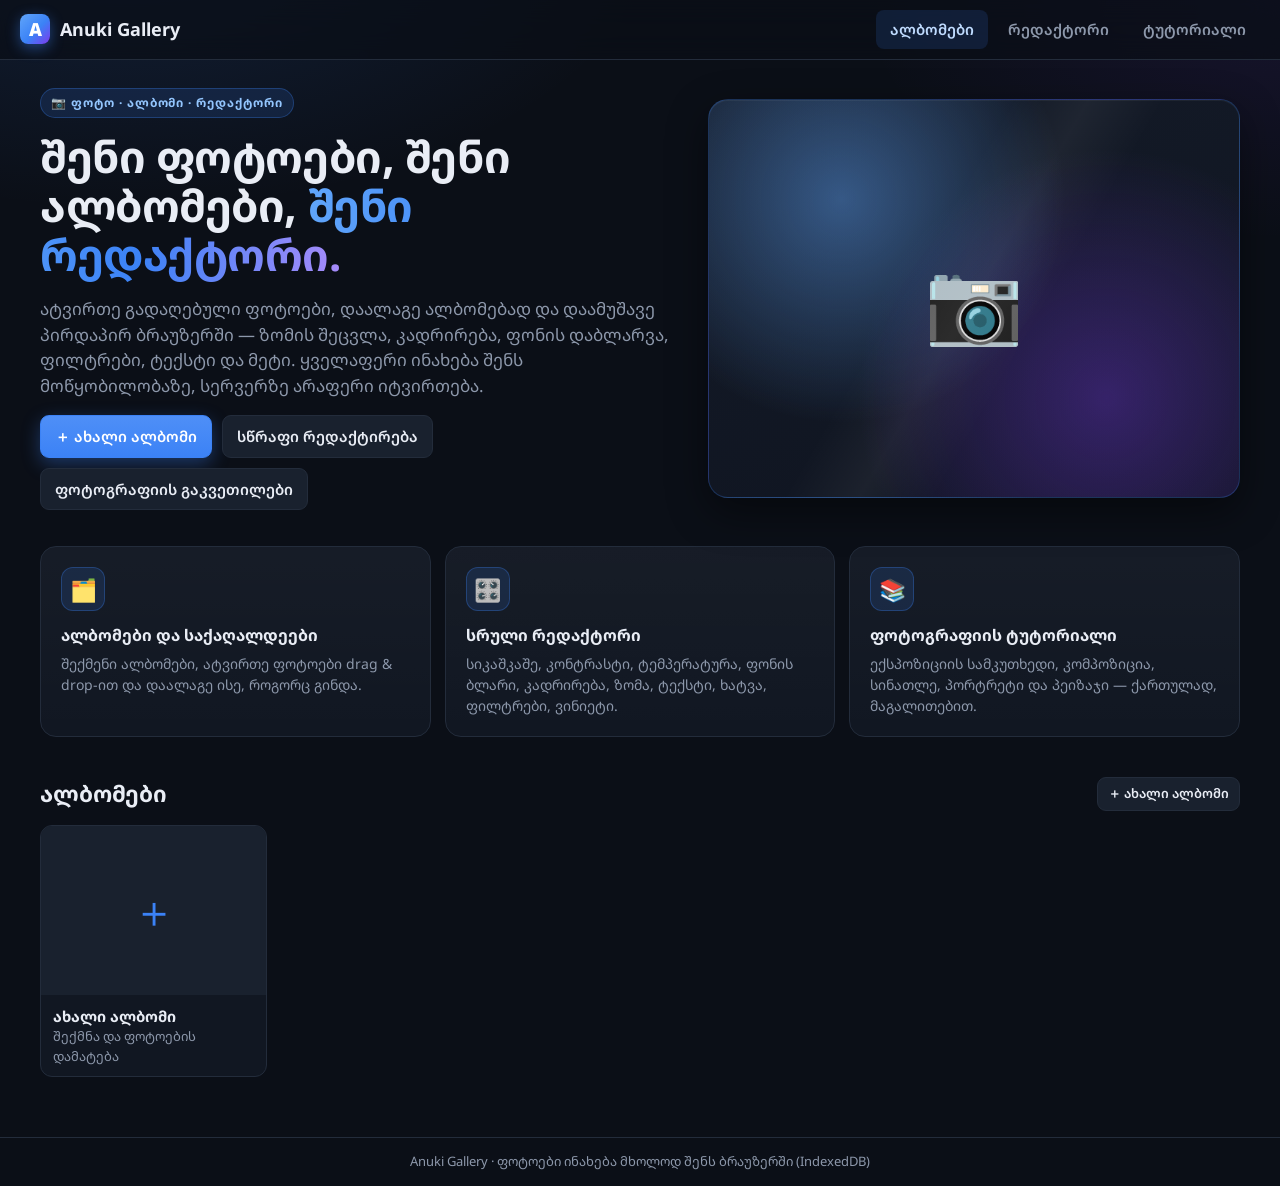
<file: index.html>
<!DOCTYPE html>
<html lang="ka">
<head>
  <meta charset="UTF-8">
  <meta name="viewport" content="width=device-width, initial-scale=1.0">
  <title>Anuki Gallery — ალბომები</title>
  <link rel="preconnect" href="https://fonts.googleapis.com">
  <link href="https://fonts.googleapis.com/css2?family=Noto+Sans+Georgian:wght@400;600;700;900&display=swap" rel="stylesheet">
  <link rel="stylesheet" href="css/style.css">
  <link rel="icon" href="data:image/svg+xml,%3Csvg xmlns='http://www.w3.org/2000/svg' viewBox='0 0 32 32'%3E%3Crect width='32' height='32' rx='8' fill='%233b82f6'/%3E%3Ctext x='16' y='23' font-size='18' text-anchor='middle' font-weight='900' fill='%23ffffff'%3EA%3C/text%3E%3C/svg%3E">
</head>
<body>
  <header class="topbar">
    <a class="brand" href="index.html"><span class="logo">A</span> Anuki Gallery</a>
    <nav class="nav">
      <a href="index.html" class="active">ალბომები</a>
      <a href="editor.html">რედაქტორი</a>
      <a href="tutorial.html">ტუტორიალი</a>
    </nav>
  </header>

  <main class="page" id="app">
    <!-- Home view -->
    <div id="view-home">
      <section class="hero">
        <div>
          <span class="eyebrow">📷 ფოტო · ალბომი · რედაქტორი</span>
          <h1>შენი ფოტოები, შენი ალბომები, <span class="grad">შენი რედაქტორი.</span></h1>
          <p>ატვირთე გადაღებული ფოტოები, დაალაგე ალბომებად და დაამუშავე პირდაპირ ბრაუზერში — ზომის შეცვლა, კადრირება, ფონის დაბლარვა, ფილტრები, ტექსტი და მეტი. ყველაფერი ინახება შენს მოწყობილობაზე, სერვერზე არაფერი იტვირთება.</p>
          <div class="row">
            <button class="btn primary" id="btn-new-album">＋ ახალი ალბომი</button>
            <a class="btn" href="editor.html">სწრაფი რედაქტირება</a>
            <a class="btn" href="tutorial.html">ფოტოგრაფიის გაკვეთილები</a>
          </div>
        </div>
        <div class="art">📷</div>
      </section>

      <section class="features">
        <div class="feature"><div class="ic">🗂️</div><h3>ალბომები და საქაღალდეები</h3><p>შექმენი ალბომები, ატვირთე ფოტოები drag &amp; drop-ით და დაალაგე ისე, როგორც გინდა.</p></div>
        <div class="feature"><div class="ic">🎛️</div><h3>სრული რედაქტორი</h3><p>სიკაშკაშე, კონტრასტი, ტემპერატურა, ფონის ბლარი, კადრირება, ზომა, ტექსტი, ხატვა, ფილტრები, ვინიეტი.</p></div>
        <div class="feature"><div class="ic">📚</div><h3>ფოტოგრაფიის ტუტორიალი</h3><p>ექსპოზიციის სამკუთხედი, კომპოზიცია, სინათლე, პორტრეტი და პეიზაჯი — ქართულად, მაგალითებით.</p></div>
      </section>

      <div class="row" style="margin-bottom:14px">
        <h2 style="margin:0">ალბომები</h2>
        <span class="spacer"></span>
        <button class="btn sm" id="btn-new-album-2">＋ ახალი ალბომი</button>
      </div>
      <div id="albums" class="grid"></div>
    </div>

    <!-- Album view -->
    <div id="view-album" style="display:none">
      <div class="row" style="margin-bottom:6px">
        <a class="btn sm" href="#">← ალბომები</a>
        <h1 id="album-title" style="margin:0 8px;font-size:24px"></h1>
        <button class="btn sm icon" id="btn-rename" title="გადარქმევა" aria-label="გადარქმევა">✏️</button>
        <span class="spacer"></span>
        <button class="btn primary" id="btn-upload">⬆ ფოტოების დამატება</button>
        <input type="file" id="file-input" accept="image/*" multiple hidden>
      </div>
      <p class="sub" id="album-sub" style="margin-bottom:10px"></p>
      <div class="toolbar" id="toolbar">
        <input type="text" class="search" id="search" placeholder="🔍 ძიება სახელით">
        <div class="seg"><button id="f-all" class="active">ყველა</button><button id="f-fav">⭐ ფავორიტები</button></div>
        <select id="sort" style="width:auto"><option value="new">ახალი ჯერ</option><option value="old">ძველი ჯერ</option><option value="name">სახელით</option></select>
        <span class="spacer"></span>
        <button class="btn" id="btn-select">☑ არჩევა</button>
      </div>
      <div id="photos" class="photo-grid dropzone"></div>
      <div style="margin-top:36px"><button class="btn danger sm" id="btn-del-album">ალბომის წაშლა</button></div>
    </div>
  </main>

  <footer>Anuki Gallery · ფოტოები ინახება მხოლოდ შენს ბრაუზერში (IndexedDB)</footer>

  <div class="selbar" id="selbar">
    <button class="btn sm icon" id="sel-close" aria-label="დახურვა">✕</button>
    <span class="cnt" id="sel-count">0</span>
    <button class="btn sm" id="sel-all">ყველა</button>
    <button class="btn sm" id="sel-fav">⭐</button>
    <button class="btn sm" id="sel-move">📁 გადატანა</button>
    <button class="btn sm" id="sel-dl">⬇</button>
    <button class="btn sm danger" id="sel-del">🗑</button>
  </div>

  <div class="viewer" id="viewer">
    <img id="v-img" alt="">
    <div class="vbar vtop">
      <button class="hbtn" id="v-close" aria-label="დახურვა">✕</button>
      <div class="vname" id="v-name"></div>
      <button class="hbtn" id="v-fav" aria-label="ფავორიტი">☆</button>
    </div>
    <button class="vnav vprev" id="v-prev" aria-label="წინა">‹</button>
    <button class="vnav vnext" id="v-next" aria-label="შემდეგი">›</button>
    <div class="vbar vbottom">
      <button class="hbtn primary" id="v-edit">✏️ რედაქტირება</button>
      <button class="hbtn" id="v-dl" aria-label="ჩამოტვირთვა">⬇</button>
      <button class="hbtn" id="v-del" aria-label="წაშლა">🗑</button>
    </div>
  </div>

  <script type="module" src="js/albums.js"></script>
</body>
</html>
</file>
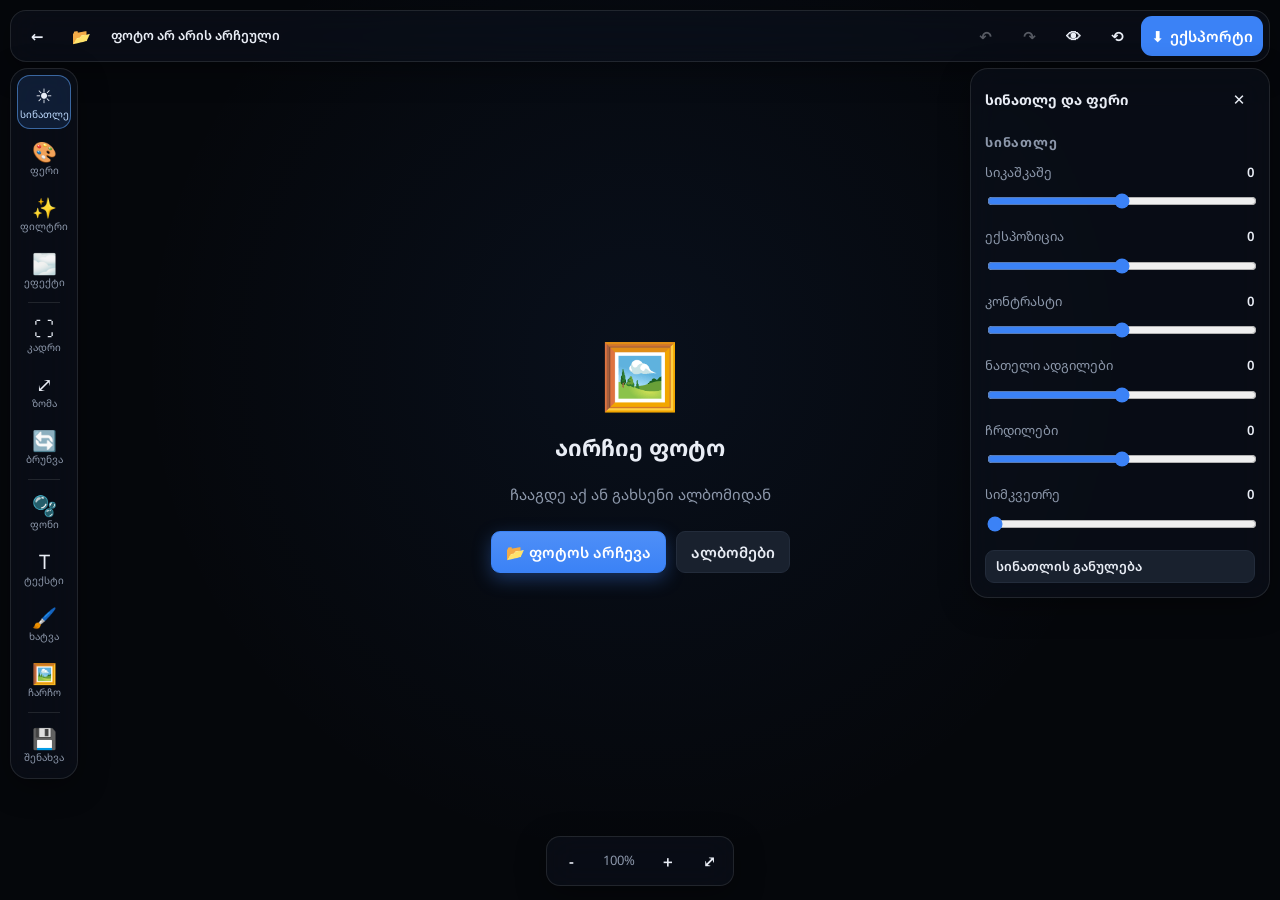
<file: editor.html>
<!DOCTYPE html>
<html lang="ka">
<head>
  <meta charset="UTF-8">
  <meta name="viewport" content="width=device-width, initial-scale=1.0">
  <title>Anuki Gallery — რედაქტორი</title>
  <link rel="preconnect" href="https://fonts.googleapis.com">
  <link href="https://fonts.googleapis.com/css2?family=Noto+Sans+Georgian:wght@400;600;700;900&family=Noto+Serif+Georgian:wght@400;700&display=swap" rel="stylesheet">
  <link rel="stylesheet" href="css/style.css">
  <link rel="icon" href="data:image/svg+xml,%3Csvg xmlns='http://www.w3.org/2000/svg' viewBox='0 0 32 32'%3E%3Crect width='32' height='32' rx='8' fill='%233b82f6'/%3E%3Ctext x='16' y='23' font-size='18' text-anchor='middle' font-weight='900' fill='%23ffffff'%3EA%3C/text%3E%3C/svg%3E">
</head>
<body class="editor-body">
  <main class="stage" id="stage">
    <div id="view">
      <canvas id="preview" style="display:none"></canvas>
      <canvas id="overlay"></canvas>
    </div>
    <div class="drop-empty" id="drop-empty">
      <div style="font-size:64px">🖼️</div>
      <h2 style="margin:8px 0 4px;color:var(--text)">აირჩიე ფოტო</h2>
      <p>ჩააგდე აქ ან გახსენი ალბომიდან</p>
      <div class="row" style="justify-content:center;margin-top:10px">
        <button class="btn primary" id="btn-open-2">📂 ფოტოს არჩევა</button>
        <a class="btn" href="index.html">ალბომები</a>
      </div>
    </div>
  </main>

  <div class="hud hud-top" id="hud-top">
    <a class="hbtn" href="index.html" title="ალბომები" aria-label="ალბომები">←</a>
    <button class="hbtn" id="btn-open" title="ფოტოს გახსნა" aria-label="გახსნა">📂</button>
    <input type="file" id="file-input" accept="image/*" hidden>
    <div class="hname"><span class="fname" id="fname">ფოტო არ არის არჩეული</span><span class="info" id="info"></span></div>
    <span class="spacer"></span>
    <button class="hbtn" id="btn-undo" title="უკან (Ctrl+Z)" aria-label="უკან">↶</button>
    <button class="hbtn" id="btn-redo" title="წინ" aria-label="წინ">↷</button>
    <button class="hbtn" id="btn-compare" title="დააჭირე და გეჭიროს — ორიგინალის სანახავად" aria-label="ორიგინალი">👁</button>
    <button class="hbtn" id="btn-reset" title="ყველაფრის გაუქმება" aria-label="გაუქმება">⟲</button>
    <button class="hbtn primary" id="btn-export-top">⬇<span class="hide-sm">ექსპორტი</span></button>
  </div>

  <div class="hint" id="hint" style="display:none"></div>

  <aside class="tools" id="tools">
      <button class="tool active" data-tool="adjust" title="სინათლე და ფერი">☀️<span class="lbl">სინათლე</span></button>
      <button class="tool" data-tool="color" title="ფერი">🎨<span class="lbl">ფერი</span></button>
      <button class="tool" data-tool="filters" title="ფილტრები">✨<span class="lbl">ფილტრი</span></button>
      <button class="tool" data-tool="effects" title="ეფექტები">🌫️<span class="lbl">ეფექტი</span></button>
      <hr>
      <button class="tool" data-tool="crop" title="კადრირება">⛶<span class="lbl">კადრი</span></button>
      <button class="tool" data-tool="resize" title="ზომის შეცვლა">⤢<span class="lbl">ზომა</span></button>
      <button class="tool" data-tool="transform" title="მობრუნება">🔄<span class="lbl">ბრუნვა</span></button>
      <hr>
      <button class="tool" data-tool="bgblur" title="ფონის დაბლარვა">🫧<span class="lbl">ფონი</span></button>
      <button class="tool" data-tool="text" title="ტექსტი">T<span class="lbl">ტექსტი</span></button>
      <button class="tool" data-tool="draw" title="ხატვა">🖌️<span class="lbl">ხატვა</span></button>
      <button class="tool" data-tool="frame" title="ჩარჩო">🖼️<span class="lbl">ჩარჩო</span></button>
      <hr>
      <button class="tool" data-tool="export" title="ექსპორტი">💾<span class="lbl">შენახვა</span></button>
    </aside>

  <aside class="panel" id="panel">
    <div class="panel-head"><b id="panel-title"></b><button class="hbtn" id="panel-hide" title="დახურვა" aria-label="დახურვა">✕</button></div>

      <section data-panel="adjust" class="active">
        <h4>სინათლე</h4>
        <div class="ctl"><div class="lbl">სიკაშკაშე <b data-val="brightness">0</b></div><input type="range" data-param="brightness" min="-100" max="100" value="0"></div>
        <div class="ctl"><div class="lbl">ექსპოზიცია <b data-val="exposure">0</b></div><input type="range" data-param="exposure" min="-100" max="100" value="0"></div>
        <div class="ctl"><div class="lbl">კონტრასტი <b data-val="contrast">0</b></div><input type="range" data-param="contrast" min="-100" max="100" value="0"></div>
        <div class="ctl"><div class="lbl">ნათელი ადგილები <b data-val="highlights">0</b></div><input type="range" data-param="highlights" min="-100" max="100" value="0"></div>
        <div class="ctl"><div class="lbl">ჩრდილები <b data-val="shadows">0</b></div><input type="range" data-param="shadows" min="-100" max="100" value="0"></div>
        <div class="ctl"><div class="lbl">სიმკვეთრე <b data-val="sharpen">0</b></div><input type="range" data-param="sharpen" min="0" max="100" value="0"></div>
        <button class="btn sm" data-reset-group="brightness,exposure,contrast,highlights,shadows,sharpen">სინათლის განულება</button>
      </section>

      <section data-panel="color">
        <h4>ფერი</h4>
        <div class="ctl"><div class="lbl">ტემპერატურა <b data-val="temperature">0</b></div><input type="range" data-param="temperature" min="-100" max="100" value="0"></div>
        <div class="ctl"><div class="lbl">ტონი (მწვანე ↔ ვარდისფერი) <b data-val="tint">0</b></div><input type="range" data-param="tint" min="-100" max="100" value="0"></div>
        <div class="ctl"><div class="lbl">სატურაცია <b data-val="saturation">0</b></div><input type="range" data-param="saturation" min="-100" max="100" value="0"></div>
        <div class="ctl"><div class="lbl">ვიბრანსი <b data-val="vibrance">0</b></div><input type="range" data-param="vibrance" min="-100" max="100" value="0"></div>
        <div class="ctl"><div class="lbl">ფერის ტონი (Hue) <b data-val="hue">0</b></div><input type="range" data-param="hue" min="-180" max="180" value="0"></div>
        <div class="ctl"><div class="lbl">შავ-თეთრი <b data-val="grayscale">0</b></div><input type="range" data-param="grayscale" min="0" max="100" value="0"></div>
        <div class="ctl"><div class="lbl">სეპია <b data-val="sepia">0</b></div><input type="range" data-param="sepia" min="0" max="100" value="0"></div>
        <button class="btn sm" data-reset-group="temperature,tint,saturation,vibrance,hue,grayscale,sepia">ფერის განულება</button>
      </section>

      <section data-panel="filters">
        <h4>ფილტრები (პრესეტები)</h4>
        <div class="presets" id="presets"></div>
        <p class="note">პრესეტი ცვლის სლაიდერებს „სინათლე“ და „ფერი“ პანელებზე — შემდეგ შეგიძლია ხელით დაასწორო.</p>
      </section>

      <section data-panel="effects">
        <h4>ეფექტები</h4>
        <div class="ctl"><div class="lbl">ვინიეტი <b data-val="vignette">0</b></div><input type="range" data-param="vignette" min="0" max="100" value="0"></div>
        <div class="ctl"><div class="lbl">მარცვლოვანება (Grain) <b data-val="grain">0</b></div><input type="range" data-param="grain" min="0" max="100" value="0"></div>
        <div class="ctl"><div class="lbl">ფეიდი (ფილმის ეფექტი) <b data-val="fade">0</b></div><input type="range" data-param="fade" min="0" max="100" value="0"></div>
        <div class="ctl"><div class="lbl">სრული ბლარი <b data-val="blur">0</b></div><input type="range" data-param="blur" min="0" max="50" value="0"></div>
        <div class="ctl"><div class="lbl">ინვერსია <b data-val="invert">0</b></div><input type="range" data-param="invert" min="0" max="100" value="0"></div>
        <button class="btn sm" data-reset-group="vignette,grain,fade,blur,invert">ეფექტების განულება</button>
      </section>

      <section data-panel="crop">
        <h4>კადრირება</h4>
        <p class="note">გადაათრიე ჩარჩო ან მისი კუთხეები სურათზე.</p>
        <div class="presets" id="crop-presets">
          <button class="btn sm" data-ratio="free">თავისუფალი</button>
          <button class="btn sm" data-ratio="1">1:1</button>
          <button class="btn sm" data-ratio="1.3333">4:3</button>
          <button class="btn sm" data-ratio="1.5">3:2</button>
          <button class="btn sm" data-ratio="1.7778">16:9</button>
          <button class="btn sm" data-ratio="0.8">4:5 (Insta)</button>
          <button class="btn sm" data-ratio="0.5625">9:16 (Story)</button>
          <button class="btn sm" data-ratio="0.7071">A4</button>
          <button class="btn sm" data-ratio="orig">ორიგინალი</button>
        </div>
        <div class="note" id="crop-info"></div>
        <div class="two">
          <button class="btn" id="crop-cancel">გაუქმება</button>
          <button class="btn primary" id="crop-apply">კადრირება ✓</button>
        </div>
      </section>

      <section data-panel="resize">
        <h4>ზომის შეცვლა</h4>
        <div class="two">
          <div class="ctl"><div class="lbl">სიგანე (px)</div><input type="number" id="rs-w" min="1"></div>
          <div class="ctl"><div class="lbl">სიმაღლე (px)</div><input type="number" id="rs-h" min="1"></div>
        </div>
        <label class="row" style="font-size:13px"><input type="checkbox" id="rs-lock" checked> პროპორციის შენარჩუნება</label>
        <div class="presets">
          <button class="btn sm" data-scale="0.75">75%</button>
          <button class="btn sm" data-scale="0.5">50%</button>
          <button class="btn sm" data-scale="0.25">25%</button>
          <button class="btn sm" data-width="1920">1920</button>
          <button class="btn sm" data-width="1080">1080</button>
          <button class="btn sm" data-width="800">800</button>
        </div>
        <div class="note" id="rs-info"></div>
        <button class="btn primary" id="rs-apply">ზომის შეცვლა ✓</button>
      </section>

      <section data-panel="transform">
        <h4>მობრუნება და არეკვლა</h4>
        <div class="two">
          <button class="btn" data-rot="-90">↺ 90° მარცხნივ</button>
          <button class="btn" data-rot="90">↻ 90° მარჯვნივ</button>
          <button class="btn" data-flip="h">⇋ ჰორიზონტალურად</button>
          <button class="btn" data-flip="v">⇅ ვერტიკალურად</button>
        </div>
        <h4>გასწორება (ჰორიზონტი)</h4>
        <div class="ctl"><div class="lbl">კუთხე <b id="straighten-val">0°</b></div><input type="range" id="straighten" min="-30" max="30" step="0.5" value="0"></div>
        <button class="btn primary" id="straighten-apply">გასწორება ✓</button>
      </section>

      <section data-panel="bgblur">
        <h4>ფონის დაბლარვა (პორტრეტის რეჟიმი)</h4>
        <label class="row" style="font-size:13px"><input type="checkbox" id="bg-enabled"> ჩართვა</label>
        <div class="ctl"><div class="lbl">ბლარის სიძლიერე <b id="bg-radius-val">12</b></div><input type="range" id="bg-radius" min="1" max="60" value="12"></div>
        <div class="ctl"><div class="lbl">კიდის სირბილე <b id="bg-feather-val">20</b></div><input type="range" id="bg-feather" min="0" max="100" value="20"></div>
        <h4>რა დარჩეს მკვეთრი?</h4>
        <div class="presets">
          <button class="btn sm active" data-bgmode="paint">🖌 ფუნჯი</button>
          <button class="btn sm" data-bgmode="erase">◻ საშლელი</button>
          <button class="btn sm" data-bgmode="radial">◯ ოვალი</button>
        </div>
        <div class="ctl" id="bg-brush-ctl"><div class="lbl">ფუნჯის ზომა <b id="bg-brush-val">60</b></div><input type="range" id="bg-brush" min="5" max="300" value="60"></div>
        <div id="bg-radial-ctl" style="display:none">
          <div class="ctl"><div class="lbl">ოვალის სიგანე <b id="bg-rx-val">40</b>%</div><input type="range" id="bg-rx" min="5" max="100" value="40"></div>
          <div class="ctl"><div class="lbl">ოვალის სიმაღლე <b id="bg-ry-val">55</b>%</div><input type="range" id="bg-ry" min="5" max="100" value="55"></div>
          <p class="note">დააწკაპუნე სურათზე ოვალის ცენტრის ასარჩევად.</p>
        </div>
        <div class="two">
          <button class="btn sm" id="bg-invert">მასკის ინვერსია</button>
          <button class="btn sm" id="bg-clear">მასკის გასუფთავება</button>
        </div>
        <label class="row" style="font-size:13px"><input type="checkbox" id="bg-showmask" checked> მასკის ჩვენება (წითლად)</label>
        <p class="note">ფუნჯით შეღებე ის, რაც მკვეთრი უნდა დარჩეს (მაგ. ადამიანი). დანარჩენი დაიბლარება.</p>
      </section>

      <section data-panel="text">
        <h4>ტექსტი</h4>
        <button class="btn primary" id="text-add">＋ ტექსტის დამატება</button>
        <div class="text-list" id="text-list"></div>
        <div id="text-props" style="display:none; flex-direction:column; gap:10px">
          <div class="ctl"><div class="lbl">ტექსტი</div><textarea id="t-text" rows="2"></textarea></div>
          <div class="two">
            <div class="ctl"><div class="lbl">შრიფტი</div>
              <select id="t-font">
                <option value="'Noto Sans Georgian', sans-serif">Noto Sans</option>
                <option value="'Noto Serif Georgian', serif">Noto Serif</option>
                <option value="Impact, 'Noto Sans Georgian', sans-serif">Impact</option>
                <option value="Georgia, 'Noto Serif Georgian', serif">Georgia</option>
                <option value="'Courier New', monospace">Courier</option>
              </select>
            </div>
            <div class="ctl"><div class="lbl">ფერი</div><input type="color" id="t-color" value="#ffffff"></div>
          </div>
          <div class="ctl"><div class="lbl">ზომა <b id="t-size-val">48</b></div><input type="range" id="t-size" min="8" max="400" value="48"></div>
          <div class="ctl"><div class="lbl">გამჭვირვალობა <b id="t-opacity-val">100</b></div><input type="range" id="t-opacity" min="5" max="100" value="100"></div>
          <div class="ctl"><div class="lbl">მობრუნება <b id="t-rot-val">0°</b></div><input type="range" id="t-rot" min="-180" max="180" value="0"></div>
          <div class="row" style="font-size:13px; gap:14px">
            <label><input type="checkbox" id="t-bold" checked> მუქი</label>
            <label><input type="checkbox" id="t-italic"> დახრილი</label>
            <label><input type="checkbox" id="t-shadow" checked> ჩრდილი</label>
            <label><input type="checkbox" id="t-outline"> კონტური</label>
          </div>
          <button class="btn danger sm" id="text-delete">ტექსტის წაშლა</button>
        </div>
        <p class="note">გადაათრიე ტექსტი სურათზე მაუსით.</p>
      </section>

      <section data-panel="draw">
        <h4>ხატვა</h4>
        <div class="presets">
          <button class="btn sm active" data-drawmode="brush">🖌 ფუნჯი</button>
          <button class="btn sm" data-drawmode="marker">🖍 მარკერი</button>
          <button class="btn sm" data-drawmode="eraser">◻ საშლელი</button>
        </div>
        <div class="ctl"><div class="lbl">ზომა <b id="d-size-val">12</b></div><input type="range" id="d-size" min="1" max="200" value="12"></div>
        <div class="ctl"><div class="lbl">გამჭვირვალობა <b id="d-opacity-val">100</b></div><input type="range" id="d-opacity" min="5" max="100" value="100"></div>
        <div class="row"><input type="color" id="d-color" value="#3b82f6"><div class="swatches" id="d-swatches"></div></div>
        <button class="btn sm" id="d-clear">ყველა მონახაზის წაშლა</button>
      </section>

      <section data-panel="frame">
        <h4>ჩარჩო</h4>
        <div class="ctl"><div class="lbl">სისქე <b id="f-width-val">0</b></div><input type="range" id="f-width" min="0" max="200" value="0"></div>
        <div class="ctl"><div class="lbl">მომრგვალება <b id="f-radius-val">0</b></div><input type="range" id="f-radius" min="0" max="300" value="0"></div>
        <div class="row"><span class="note">ფერი</span><input type="color" id="f-color" value="#ffffff">
          <button class="btn sm" data-fcolor="#ffffff">თეთრი</button>
          <button class="btn sm" data-fcolor="#000000">შავი</button>
        </div>
        <h4>კანვასის გაფართოება (Padding)</h4>
        <div class="ctl"><div class="lbl">ზღვარი <b id="f-pad-val">0</b></div><input type="range" id="f-pad" min="0" max="400" value="0"></div>
        <p class="note">ზღვარი ჩარჩოს ფერით შეივსება — სასურველია ინსტაგრამისთვის კვადრატულ ფონზე.</p>
      </section>

      <section data-panel="export">
        <h4>ექსპორტი</h4>
        <div class="two">
          <div class="ctl"><div class="lbl">ფორმატი</div>
            <select id="ex-format">
              <option value="image/jpeg">JPEG</option>
              <option value="image/png">PNG</option>
              <option value="image/webp">WebP</option>
            </select>
          </div>
          <div class="ctl"><div class="lbl">ხარისხი <b id="ex-q-val">92</b></div><input type="range" id="ex-q" min="30" max="100" value="92"></div>
        </div>
        <div class="ctl"><div class="lbl">ფაილის სახელი</div><input type="text" id="ex-name" value="anuki-photo"></div>
        <div class="note" id="ex-info"></div>
        <button class="btn primary" id="ex-download">⬇ ჩამოტვირთვა</button>
        <h4>ალბომში შენახვა</h4>
        <div class="ctl" id="ex-album-ctl"><div class="lbl">ალბომი</div><select id="ex-album"></select></div>
        <div class="two">
          <button class="btn" id="ex-save-copy">ასლად შენახვა</button>
          <button class="btn" id="ex-save-over" disabled>გადაწერა</button>
        </div>
      </section>
    </aside>

  <div class="zoombar" id="zoombar">
    <button class="hbtn" id="zoom-out" title="მოშორება" aria-label="მოშორება">−</button>
    <span class="zval" id="zoom-val">100%</span>
    <button class="hbtn" id="zoom-in" title="მიახლოება" aria-label="მიახლოება">＋</button>
    <button class="hbtn" id="zoom-fit" title="მთელ ეკრანზე" aria-label="მთელ ეკრანზე">⤢</button>
  </div>

  <script type="module" src="js/editor.js"></script>
</body>
</html>
</file>
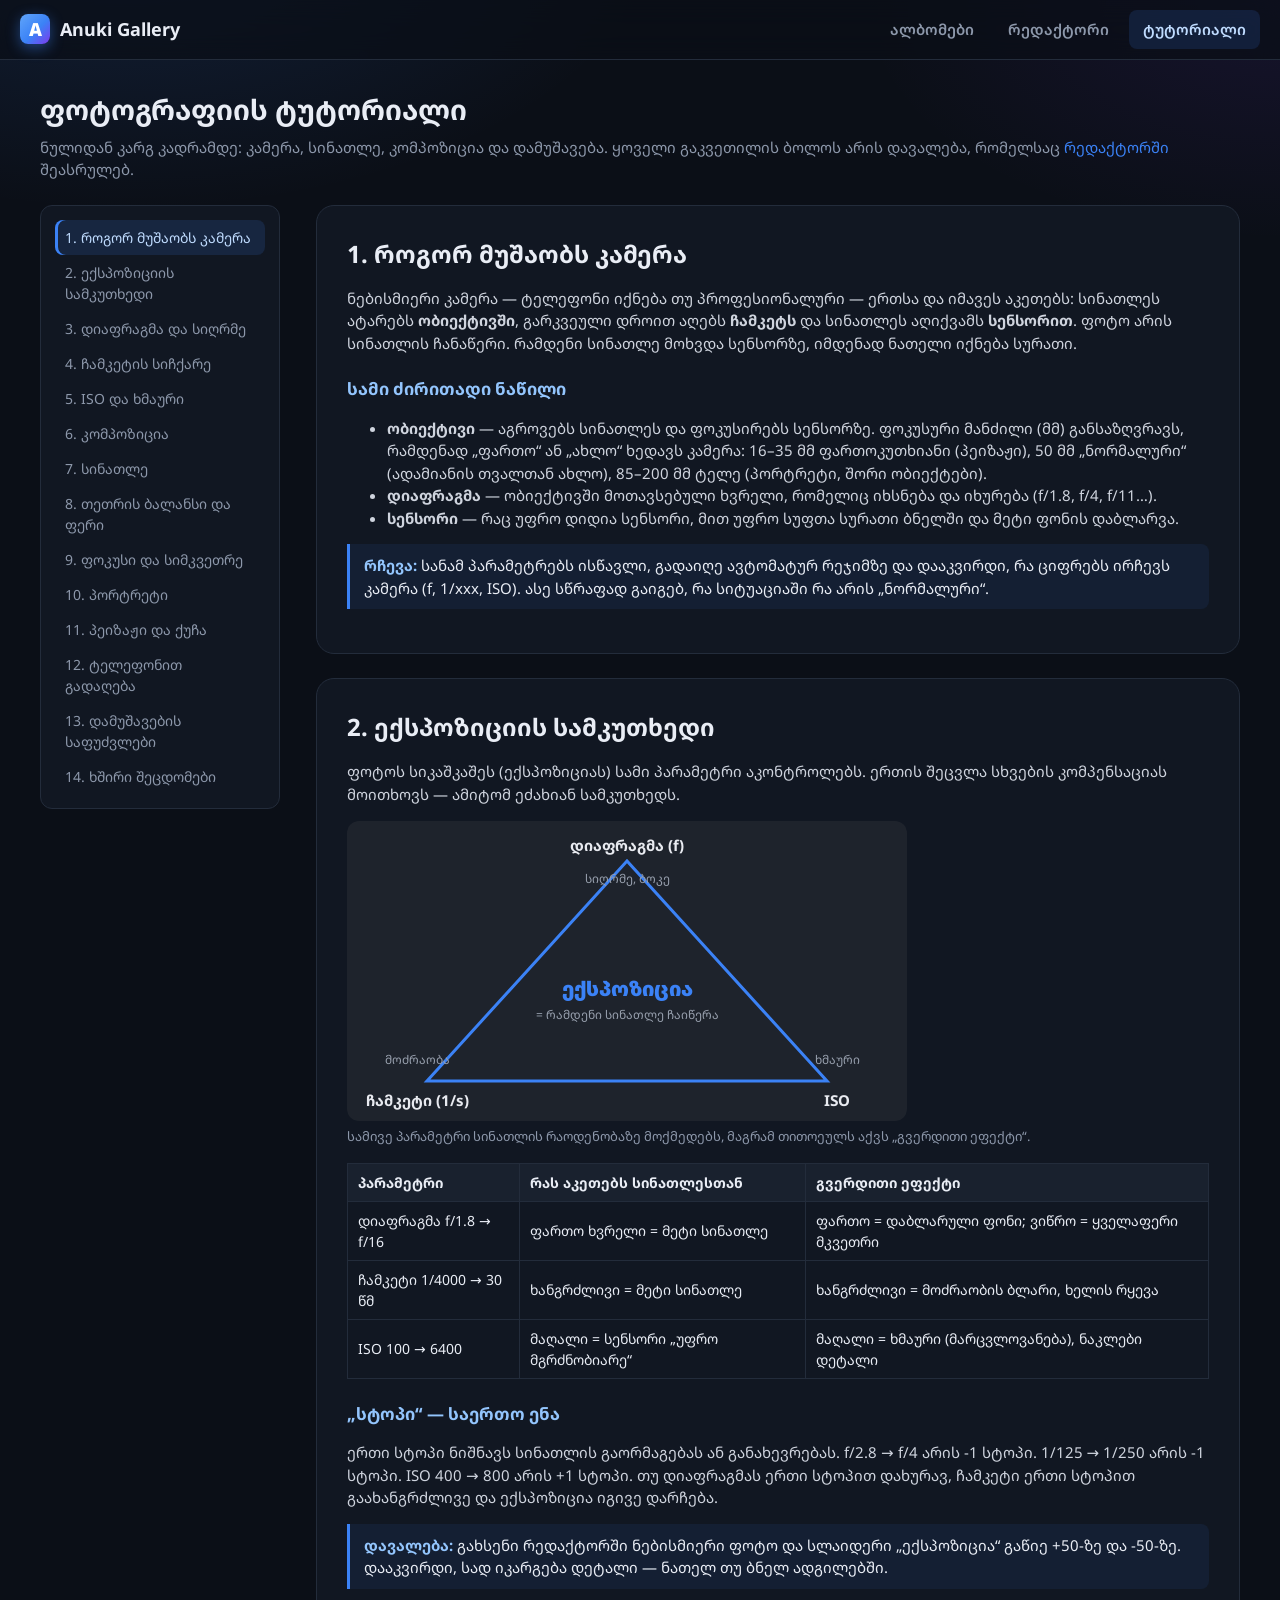
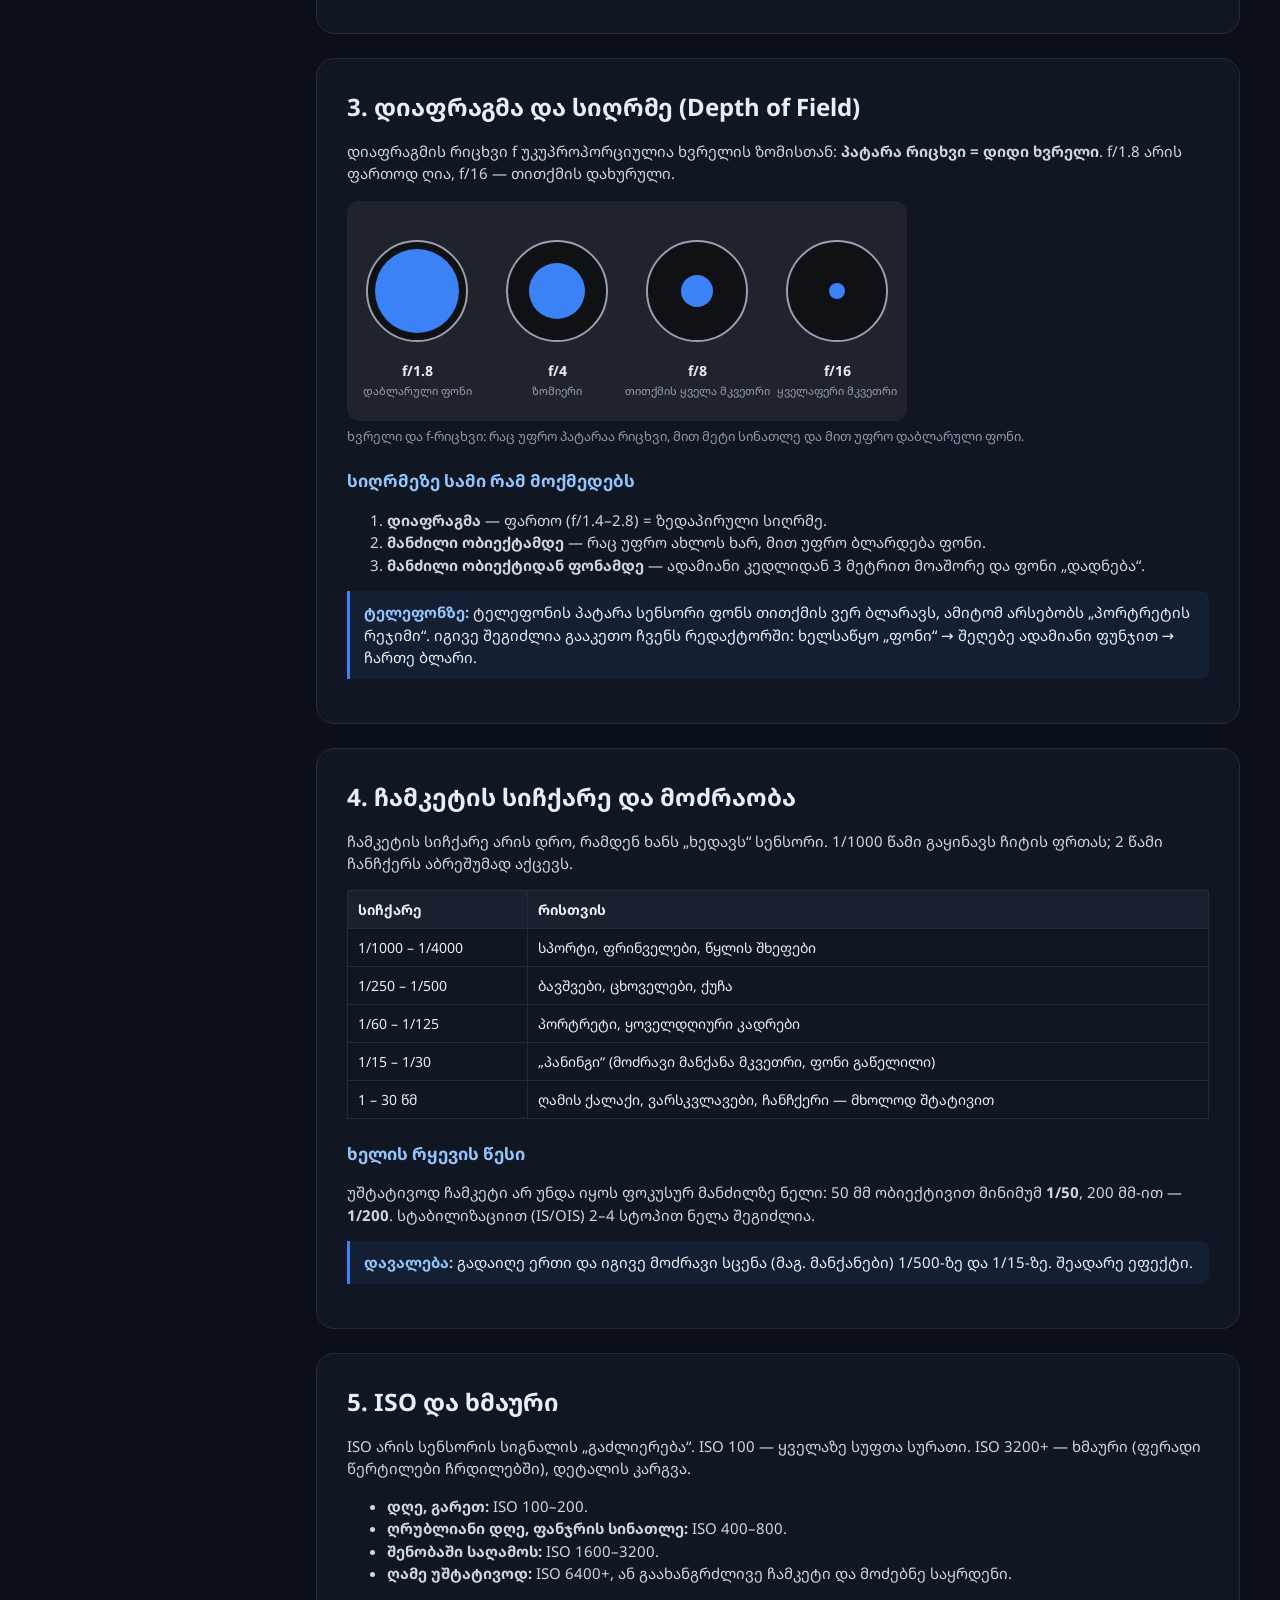
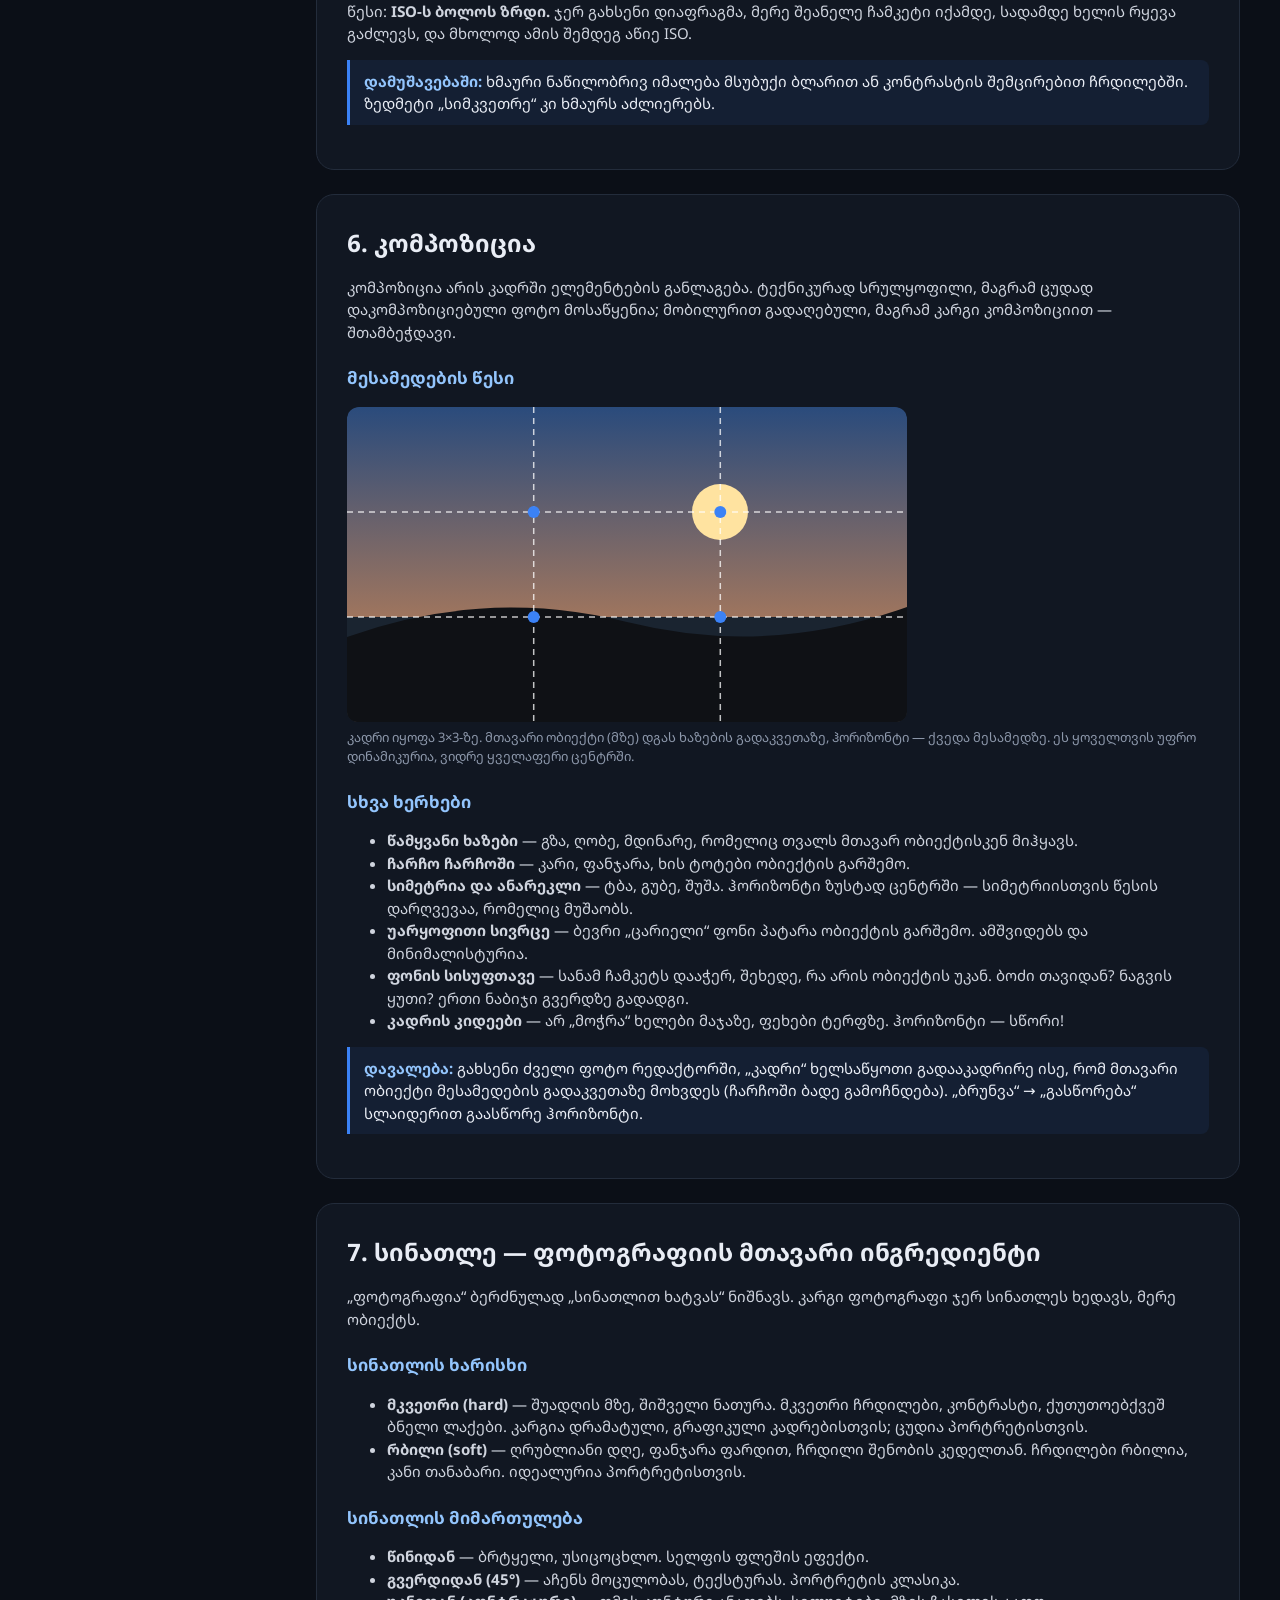
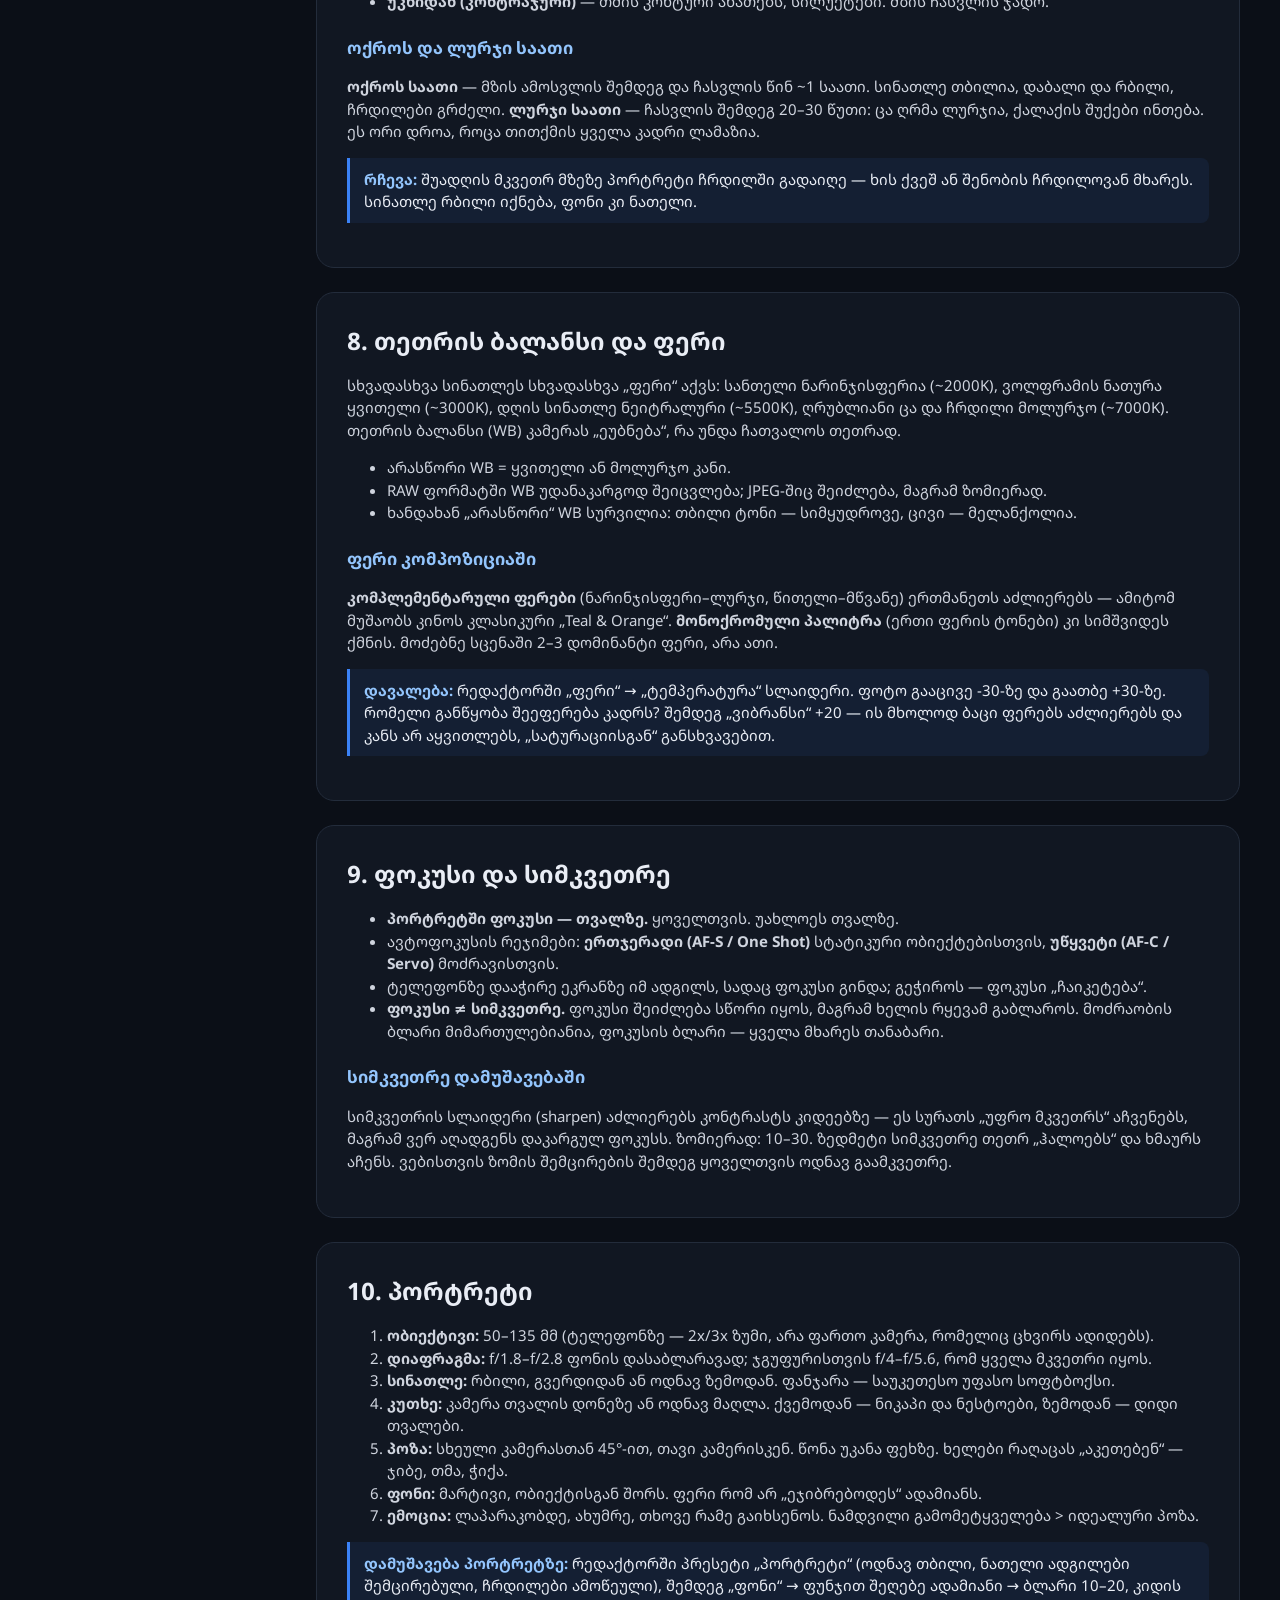
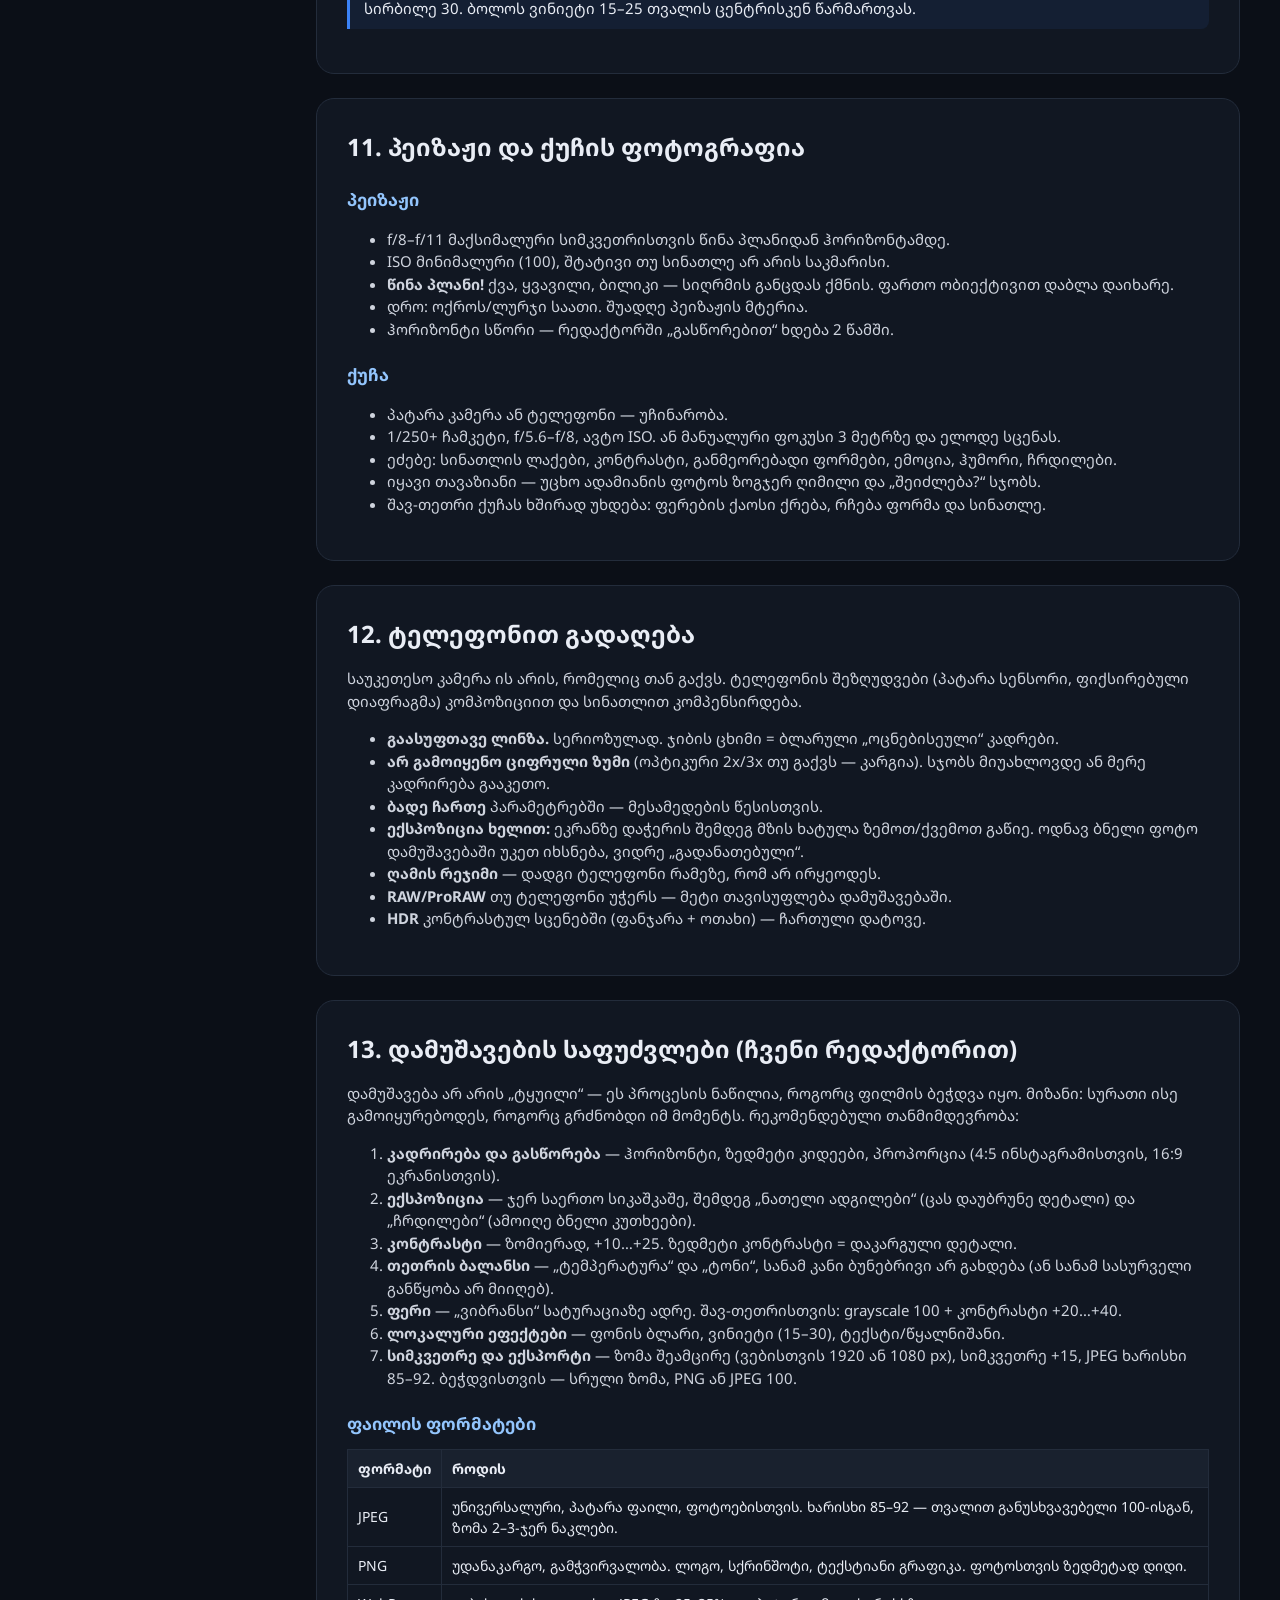
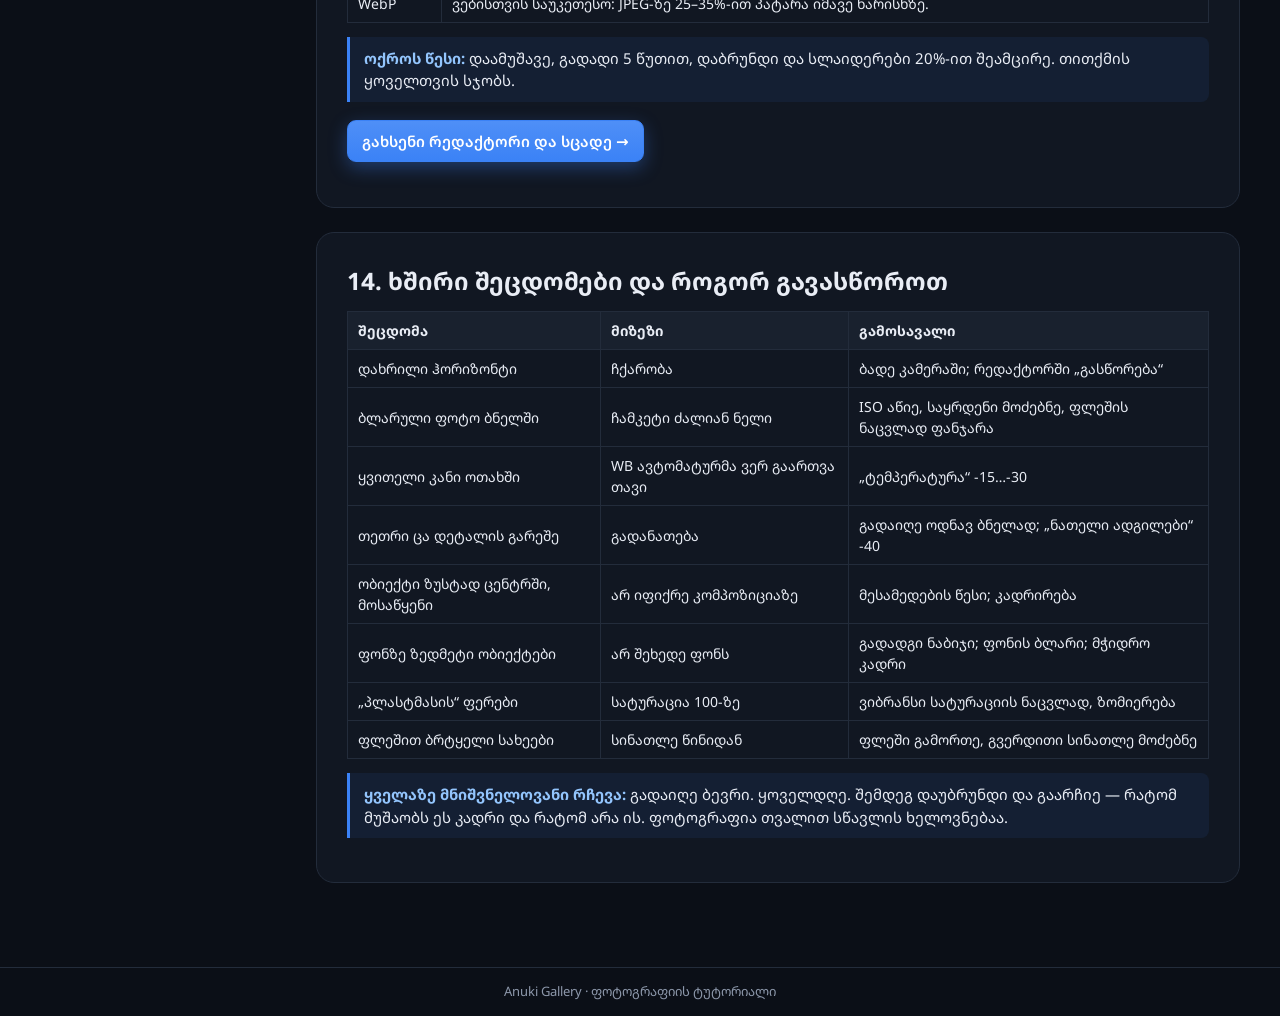
<file: tutorial.html>
<!DOCTYPE html>
<html lang="ka">
<head>
  <meta charset="UTF-8">
  <meta name="viewport" content="width=device-width, initial-scale=1.0">
  <title>Anuki Gallery — ფოტოგრაფიის ტუტორიალი</title>
  <link rel="preconnect" href="https://fonts.googleapis.com">
  <link href="https://fonts.googleapis.com/css2?family=Noto+Sans+Georgian:wght@400;600;700;900&display=swap" rel="stylesheet">
  <link rel="stylesheet" href="css/style.css">
  <link rel="icon" href="data:image/svg+xml,%3Csvg xmlns='http://www.w3.org/2000/svg' viewBox='0 0 32 32'%3E%3Crect width='32' height='32' rx='8' fill='%233b82f6'/%3E%3Ctext x='16' y='23' font-size='18' text-anchor='middle' font-weight='900' fill='%23ffffff'%3EA%3C/text%3E%3C/svg%3E">
</head>
<body>
  <header class="topbar">
    <a class="brand" href="index.html"><span class="logo">A</span> Anuki Gallery</a>
    <nav class="nav">
      <a href="index.html">ალბომები</a>
      <a href="editor.html">რედაქტორი</a>
      <a href="tutorial.html" class="active">ტუტორიალი</a>
    </nav>
  </header>

  <main class="page">
    <h1>ფოტოგრაფიის ტუტორიალი</h1>
    <p class="sub">ნულიდან კარგ კადრამდე: კამერა, სინათლე, კომპოზიცია და დამუშავება. ყოველი გაკვეთილის ბოლოს არის დავალება, რომელსაც <a href="editor.html">რედაქტორში</a> შეასრულებ.</p>

    <div class="tut">
      <nav class="toc" id="toc">
        <a href="#l1">1. როგორ მუშაობს კამერა</a>
        <a href="#l2">2. ექსპოზიციის სამკუთხედი</a>
        <a href="#l3">3. დიაფრაგმა და სიღრმე</a>
        <a href="#l4">4. ჩამკეტის სიჩქარე</a>
        <a href="#l5">5. ISO და ხმაური</a>
        <a href="#l6">6. კომპოზიცია</a>
        <a href="#l7">7. სინათლე</a>
        <a href="#l8">8. თეთრის ბალანსი და ფერი</a>
        <a href="#l9">9. ფოკუსი და სიმკვეთრე</a>
        <a href="#l10">10. პორტრეტი</a>
        <a href="#l11">11. პეიზაჟი და ქუჩა</a>
        <a href="#l12">12. ტელეფონით გადაღება</a>
        <a href="#l13">13. დამუშავების საფუძვლები</a>
        <a href="#l14">14. ხშირი შეცდომები</a>
      </nav>

      <div>
        <article class="lesson" id="l1">
          <h2>1. როგორ მუშაობს კამერა</h2>
          <p>ნებისმიერი კამერა — ტელეფონი იქნება თუ პროფესიონალური — ერთსა და იმავეს აკეთებს: სინათლეს ატარებს <b>ობიექტივში</b>, გარკვეული დროით აღებს <b>ჩამკეტს</b> და სინათლეს აღიქვამს <b>სენსორით</b>. ფოტო არის სინათლის ჩანაწერი. რამდენი სინათლე მოხვდა სენსორზე, იმდენად ნათელი იქნება სურათი.</p>
          <h3>სამი ძირითადი ნაწილი</h3>
          <ul>
            <li><b>ობიექტივი</b> — აგროვებს სინათლეს და ფოკუსირებს სენსორზე. ფოკუსური მანძილი (მმ) განსაზღვრავს, რამდენად „ფართო“ ან „ახლო“ ხედავს კამერა: 16–35 მმ ფართოკუთხიანი (პეიზაჟი), 50 მმ „ნორმალური“ (ადამიანის თვალთან ახლო), 85–200 მმ ტელე (პორტრეტი, შორი ობიექტები).</li>
            <li><b>დიაფრაგმა</b> — ობიექტივში მოთავსებული ხვრელი, რომელიც იხსნება და იხურება (f/1.8, f/4, f/11…).</li>
            <li><b>სენსორი</b> — რაც უფრო დიდია სენსორი, მით უფრო სუფთა სურათი ბნელში და მეტი ფონის დაბლარვა.</li>
          </ul>
          <div class="tip"><b>რჩევა:</b> სანამ პარამეტრებს ისწავლი, გადაიღე ავტომატურ რეჯიმზე და დააკვირდი, რა ციფრებს ირჩევს კამერა (f, 1/xxx, ISO). ასე სწრაფად გაიგებ, რა სიტუაციაში რა არის „ნორმალური“.</div>
        </article>

        <article class="lesson" id="l2">
          <h2>2. ექსპოზიციის სამკუთხედი</h2>
          <p>ფოტოს სიკაშკაშეს (ექსპოზიციას) სამი პარამეტრი აკონტროლებს. ერთის შეცვლა სხვების კომპენსაციას მოითხოვს — ამიტომ ეძახიან სამკუთხედს.</p>
          <figure>
            <svg viewBox="0 0 560 300" xmlns="http://www.w3.org/2000/svg" font-family="Noto Sans Georgian, sans-serif">
              <rect width="560" height="300" rx="12" fill="#1e232c"/>
              <polygon points="280,40 80,260 480,260" fill="none" stroke="#3b82f6" stroke-width="3"/>
              <text x="280" y="30" text-anchor="middle" fill="#e8eaf0" font-size="15" font-weight="700">დიაფრაგმა (f)</text>
              <text x="280" y="62" text-anchor="middle" fill="#98a0ae" font-size="12">სიღრმე, ბოკე</text>
              <text x="70" y="285" text-anchor="middle" fill="#e8eaf0" font-size="15" font-weight="700">ჩამკეტი (1/s)</text>
              <text x="70" y="243" text-anchor="middle" fill="#98a0ae" font-size="12">მოძრაობა</text>
              <text x="490" y="285" text-anchor="middle" fill="#e8eaf0" font-size="15" font-weight="700">ISO</text>
              <text x="490" y="243" text-anchor="middle" fill="#98a0ae" font-size="12">ხმაური</text>
              <text x="280" y="175" text-anchor="middle" fill="#3b82f6" font-size="20" font-weight="900">ექსპოზიცია</text>
              <text x="280" y="198" text-anchor="middle" fill="#98a0ae" font-size="12">= რამდენი სინათლე ჩაიწერა</text>
            </svg>
            <figcaption>სამივე პარამეტრი სინათლის რაოდენობაზე მოქმედებს, მაგრამ თითოეულს აქვს „გვერდითი ეფექტი“.</figcaption>
          </figure>
          <table>
            <tr><th>პარამეტრი</th><th>რას აკეთებს სინათლესთან</th><th>გვერდითი ეფექტი</th></tr>
            <tr><td>დიაფრაგმა f/1.8 → f/16</td><td>ფართო ხვრელი = მეტი სინათლე</td><td>ფართო = დაბლარული ფონი; ვიწრო = ყველაფერი მკვეთრი</td></tr>
            <tr><td>ჩამკეტი 1/4000 → 30 წმ</td><td>ხანგრძლივი = მეტი სინათლე</td><td>ხანგრძლივი = მოძრაობის ბლარი, ხელის რყევა</td></tr>
            <tr><td>ISO 100 → 6400</td><td>მაღალი = სენსორი „უფრო მგრძნობიარე“</td><td>მაღალი = ხმაური (მარცვლოვანება), ნაკლები დეტალი</td></tr>
          </table>
          <h3>„სტოპი“ — საერთო ენა</h3>
          <p>ერთი სტოპი ნიშნავს სინათლის გაორმაგებას ან განახევრებას. f/2.8 → f/4 არის −1 სტოპი. 1/125 → 1/250 არის −1 სტოპი. ISO 400 → 800 არის +1 სტოპი. თუ დიაფრაგმას ერთი სტოპით დახურავ, ჩამკეტი ერთი სტოპით გაახანგრძლივე და ექსპოზიცია იგივე დარჩება.</p>
          <div class="tip"><b>დავალება:</b> გახსენი რედაქტორში ნებისმიერი ფოტო და სლაიდერი „ექსპოზიცია“ გაწიე +50-ზე და −50-ზე. დააკვირდი, სად იკარგება დეტალი — ნათელ თუ ბნელ ადგილებში.</div>
        </article>

        <article class="lesson" id="l3">
          <h2>3. დიაფრაგმა და სიღრმე (Depth of Field)</h2>
          <p>დიაფრაგმის რიცხვი f უკუპროპორციულია ხვრელის ზომისთან: <b>პატარა რიცხვი = დიდი ხვრელი</b>. f/1.8 არის ფართოდ ღია, f/16 — თითქმის დახურული.</p>
          <figure>
            <svg viewBox="0 0 560 220" xmlns="http://www.w3.org/2000/svg" font-family="Noto Sans Georgian, sans-serif">
              <rect width="560" height="220" rx="12" fill="#1e232c"/>
              <g transform="translate(70,90)"><circle r="50" fill="#0f1115" stroke="#98a0ae" stroke-width="2"/><circle r="42" fill="#3b82f6"/><text y="85" text-anchor="middle" fill="#e8eaf0" font-size="14" font-weight="700">f/1.8</text><text y="104" text-anchor="middle" fill="#98a0ae" font-size="11">დაბლარული ფონი</text></g>
              <g transform="translate(210,90)"><circle r="50" fill="#0f1115" stroke="#98a0ae" stroke-width="2"/><circle r="28" fill="#3b82f6"/><text y="85" text-anchor="middle" fill="#e8eaf0" font-size="14" font-weight="700">f/4</text><text y="104" text-anchor="middle" fill="#98a0ae" font-size="11">ზომიერი</text></g>
              <g transform="translate(350,90)"><circle r="50" fill="#0f1115" stroke="#98a0ae" stroke-width="2"/><circle r="16" fill="#3b82f6"/><text y="85" text-anchor="middle" fill="#e8eaf0" font-size="14" font-weight="700">f/8</text><text y="104" text-anchor="middle" fill="#98a0ae" font-size="11">თითქმის ყველა მკვეთრი</text></g>
              <g transform="translate(490,90)"><circle r="50" fill="#0f1115" stroke="#98a0ae" stroke-width="2"/><circle r="8" fill="#3b82f6"/><text y="85" text-anchor="middle" fill="#e8eaf0" font-size="14" font-weight="700">f/16</text><text y="104" text-anchor="middle" fill="#98a0ae" font-size="11">ყველაფერი მკვეთრი</text></g>
            </svg>
            <figcaption>ხვრელი და f-რიცხვი: რაც უფრო პატარაა რიცხვი, მით მეტი სინათლე და მით უფრო დაბლარული ფონი.</figcaption>
          </figure>
          <h3>სიღრმეზე სამი რამ მოქმედებს</h3>
          <ol>
            <li><b>დიაფრაგმა</b> — ფართო (f/1.4–2.8) = ზედაპირული სიღრმე.</li>
            <li><b>მანძილი ობიექტამდე</b> — რაც უფრო ახლოს ხარ, მით უფრო ბლარდება ფონი.</li>
            <li><b>მანძილი ობიექტიდან ფონამდე</b> — ადამიანი კედლიდან 3 მეტრით მოაშორე და ფონი „დადნება“.</li>
          </ol>
          <div class="tip"><b>ტელეფონზე:</b> ტელეფონის პატარა სენსორი ფონს თითქმის ვერ ბლარავს, ამიტომ არსებობს „პორტრეტის რეჯიმი“. იგივე შეგიძლია გააკეთო ჩვენს რედაქტორში: ხელსაწყო „ფონი“ → შეღებე ადამიანი ფუნჯით → ჩართე ბლარი.</div>
        </article>

        <article class="lesson" id="l4">
          <h2>4. ჩამკეტის სიჩქარე და მოძრაობა</h2>
          <p>ჩამკეტის სიჩქარე არის დრო, რამდენ ხანს „ხედავს“ სენსორი. 1/1000 წამი გაყინავს ჩიტის ფრთას; 2 წამი ჩანჩქერს აბრეშუმად აქცევს.</p>
          <table>
            <tr><th>სიჩქარე</th><th>რისთვის</th></tr>
            <tr><td>1/1000 – 1/4000</td><td>სპორტი, ფრინველები, წყლის შხეფები</td></tr>
            <tr><td>1/250 – 1/500</td><td>ბავშვები, ცხოველები, ქუჩა</td></tr>
            <tr><td>1/60 – 1/125</td><td>პორტრეტი, ყოველდღიური კადრები</td></tr>
            <tr><td>1/15 – 1/30</td><td>„პანინგი“ (მოძრავი მანქანა მკვეთრი, ფონი გაწელილი)</td></tr>
            <tr><td>1 – 30 წმ</td><td>ღამის ქალაქი, ვარსკვლავები, ჩანჩქერი — მხოლოდ შტატივით</td></tr>
          </table>
          <h3>ხელის რყევის წესი</h3>
          <p>უშტატივოდ ჩამკეტი არ უნდა იყოს ფოკუსურ მანძილზე ნელი: 50 მმ ობიექტივით მინიმუმ <b>1/50</b>, 200 მმ-ით — <b>1/200</b>. სტაბილიზაციით (IS/OIS) 2–4 სტოპით ნელა შეგიძლია.</p>
          <div class="tip"><b>დავალება:</b> გადაიღე ერთი და იგივე მოძრავი სცენა (მაგ. მანქანები) 1/500-ზე და 1/15-ზე. შეადარე ეფექტი.</div>
        </article>

        <article class="lesson" id="l5">
          <h2>5. ISO და ხმაური</h2>
          <p>ISO არის სენსორის სიგნალის „გაძლიერება“. ISO 100 — ყველაზე სუფთა სურათი. ISO 3200+ — ხმაური (ფერადი წერტილები ჩრდილებში), დეტალის კარგვა.</p>
          <ul>
            <li><b>დღე, გარეთ:</b> ISO 100–200.</li>
            <li><b>ღრუბლიანი დღე, ფანჯრის სინათლე:</b> ISO 400–800.</li>
            <li><b>შენობაში საღამოს:</b> ISO 1600–3200.</li>
            <li><b>ღამე უშტატივოდ:</b> ISO 6400+, ან გაახანგრძლივე ჩამკეტი და მოძებნე საყრდენი.</li>
          </ul>
          <p>წესი: <b>ISO-ს ბოლოს ზრდი.</b> ჯერ გახსენი დიაფრაგმა, მერე შეანელე ჩამკეტი იქამდე, სადამდე ხელის რყევა გაძლევს, და მხოლოდ ამის შემდეგ აწიე ISO.</p>
          <div class="tip"><b>დამუშავებაში:</b> ხმაური ნაწილობრივ იმალება მსუბუქი ბლარით ან კონტრასტის შემცირებით ჩრდილებში. ზედმეტი „სიმკვეთრე“ კი ხმაურს აძლიერებს.</div>
        </article>

        <article class="lesson" id="l6">
          <h2>6. კომპოზიცია</h2>
          <p>კომპოზიცია არის კადრში ელემენტების განლაგება. ტექნიკურად სრულყოფილი, მაგრამ ცუდად დაკომპოზიციებული ფოტო მოსაწყენია; მობილურით გადაღებული, მაგრამ კარგი კომპოზიციით — შთამბეჭდავი.</p>
          <h3>მესამედების წესი</h3>
          <figure>
            <svg viewBox="0 0 560 315" xmlns="http://www.w3.org/2000/svg" font-family="Noto Sans Georgian, sans-serif">
              <defs><linearGradient id="sky" x1="0" y1="0" x2="0" y2="1"><stop offset="0" stop-color="#2a4b7c"/><stop offset="1" stop-color="#d98a4f"/></linearGradient></defs>
              <rect width="560" height="315" rx="12" fill="url(#sky)"/>
              <rect y="210" width="560" height="105" fill="#1a2430"/>
              <circle cx="373" cy="105" r="28" fill="#ffe3a0"/>
              <path d="M0 230 Q140 180 280 215 T560 200 V315 H0Z" fill="#0f1115"/>
              <g stroke="#ffffff" stroke-opacity="0.75" stroke-width="1.5" stroke-dasharray="6 5">
                <line x1="186.7" y1="0" x2="186.7" y2="315"/><line x1="373.3" y1="0" x2="373.3" y2="315"/>
                <line x1="0" y1="105" x2="560" y2="105"/><line x1="0" y1="210" x2="560" y2="210"/>
              </g>
              <g fill="#3b82f6"><circle cx="186.7" cy="105" r="6"/><circle cx="373.3" cy="105" r="6"/><circle cx="186.7" cy="210" r="6"/><circle cx="373.3" cy="210" r="6"/></g>
            </svg>
            <figcaption>კადრი იყოფა 3×3-ზე. მთავარი ობიექტი (მზე) დგას ხაზების გადაკვეთაზე, ჰორიზონტი — ქვედა მესამედზე. ეს ყოველთვის უფრო დინამიკურია, ვიდრე ყველაფერი ცენტრში.</figcaption>
          </figure>
          <h3>სხვა ხერხები</h3>
          <ul>
            <li><b>წამყვანი ხაზები</b> — გზა, ღობე, მდინარე, რომელიც თვალს მთავარ ობიექტისკენ მიჰყავს.</li>
            <li><b>ჩარჩო ჩარჩოში</b> — კარი, ფანჯარა, ხის ტოტები ობიექტის გარშემო.</li>
            <li><b>სიმეტრია და ანარეკლი</b> — ტბა, გუბე, შუშა. ჰორიზონტი ზუსტად ცენტრში — სიმეტრიისთვის წესის დარღვევაა, რომელიც მუშაობს.</li>
            <li><b>უარყოფითი სივრცე</b> — ბევრი „ცარიელი“ ფონი პატარა ობიექტის გარშემო. ამშვიდებს და მინიმალისტურია.</li>
            <li><b>ფონის სისუფთავე</b> — სანამ ჩამკეტს დააჭერ, შეხედე, რა არის ობიექტის უკან. ბოძი თავიდან? ნაგვის ყუთი? ერთი ნაბიჯი გვერდზე გადადგი.</li>
            <li><b>კადრის კიდეები</b> — არ „მოჭრა“ ხელები მაჯაზე, ფეხები ტერფზე. ჰორიზონტი — სწორი!</li>
          </ul>
          <div class="tip"><b>დავალება:</b> გახსენი ძველი ფოტო რედაქტორში, „კადრი“ ხელსაწყოთი გადააკადრირე ისე, რომ მთავარი ობიექტი მესამედების გადაკვეთაზე მოხვდეს (ჩარჩოში ბადე გამოჩნდება). „ბრუნვა“ → „გასწორება“ სლაიდერით გაასწორე ჰორიზონტი.</div>
        </article>

        <article class="lesson" id="l7">
          <h2>7. სინათლე — ფოტოგრაფიის მთავარი ინგრედიენტი</h2>
          <p>„ფოტოგრაფია“ ბერძნულად „სინათლით ხატვას“ ნიშნავს. კარგი ფოტოგრაფი ჯერ სინათლეს ხედავს, მერე ობიექტს.</p>
          <h3>სინათლის ხარისხი</h3>
          <ul>
            <li><b>მკვეთრი (hard)</b> — შუადღის მზე, შიშველი ნათურა. მკვეთრი ჩრდილები, კონტრასტი, ქუთუთოებქვეშ ბნელი ლაქები. კარგია დრამატული, გრაფიკული კადრებისთვის; ცუდია პორტრეტისთვის.</li>
            <li><b>რბილი (soft)</b> — ღრუბლიანი დღე, ფანჯარა ფარდით, ჩრდილი შენობის კედელთან. ჩრდილები რბილია, კანი თანაბარი. იდეალურია პორტრეტისთვის.</li>
          </ul>
          <h3>სინათლის მიმართულება</h3>
          <ul>
            <li><b>წინიდან</b> — ბრტყელი, უსიცოცხლო. სელფის ფლეშის ეფექტი.</li>
            <li><b>გვერდიდან (45°)</b> — აჩენს მოცულობას, ტექსტურას. პორტრეტის კლასიკა.</li>
            <li><b>უკნიდან (კონტრაჯური)</b> — თმის კონტური ანათებს, სილუეტები. მზის ჩასვლის ჯადო.</li>
          </ul>
          <h3>ოქროს და ლურჯი საათი</h3>
          <p><b>ოქროს საათი</b> — მზის ამოსვლის შემდეგ და ჩასვლის წინ ~1 საათი. სინათლე თბილია, დაბალი და რბილი, ჩრდილები გრძელი. <b>ლურჯი საათი</b> — ჩასვლის შემდეგ 20–30 წუთი: ცა ღრმა ლურჯია, ქალაქის შუქები ინთება. ეს ორი დროა, როცა თითქმის ყველა კადრი ლამაზია.</p>
          <div class="tip"><b>რჩევა:</b> შუადღის მკვეთრ მზეზე პორტრეტი ჩრდილში გადაიღე — ხის ქვეშ ან შენობის ჩრდილოვან მხარეს. სინათლე რბილი იქნება, ფონი კი ნათელი.</div>
        </article>

        <article class="lesson" id="l8">
          <h2>8. თეთრის ბალანსი და ფერი</h2>
          <p>სხვადასხვა სინათლეს სხვადასხვა „ფერი“ აქვს: სანთელი ნარინჯისფერია (~2000K), ვოლფრამის ნათურა ყვითელი (~3000K), დღის სინათლე ნეიტრალური (~5500K), ღრუბლიანი ცა და ჩრდილი მოლურჯო (~7000K). თეთრის ბალანსი (WB) კამერას „ეუბნება“, რა უნდა ჩათვალოს თეთრად.</p>
          <ul>
            <li>არასწორი WB = ყვითელი ან მოლურჯო კანი.</li>
            <li>RAW ფორმატში WB უდანაკარგოდ შეიცვლება; JPEG-შიც შეიძლება, მაგრამ ზომიერად.</li>
            <li>ხანდახან „არასწორი“ WB სურვილია: თბილი ტონი — სიმყუდროვე, ცივი — მელანქოლია.</li>
          </ul>
          <h3>ფერი კომპოზიციაში</h3>
          <p><b>კომპლემენტარული ფერები</b> (ნარინჯისფერი–ლურჯი, წითელი–მწვანე) ერთმანეთს აძლიერებს — ამიტომ მუშაობს კინოს კლასიკური „Teal &amp; Orange“. <b>მონოქრომული პალიტრა</b> (ერთი ფერის ტონები) კი სიმშვიდეს ქმნის. მოძებნე სცენაში 2–3 დომინანტი ფერი, არა ათი.</p>
          <div class="tip"><b>დავალება:</b> რედაქტორში „ფერი“ → „ტემპერატურა“ სლაიდერი. ფოტო გააცივე −30-ზე და გაათბე +30-ზე. რომელი განწყობა შეეფერება კადრს? შემდეგ „ვიბრანსი“ +20 — ის მხოლოდ ბაცი ფერებს აძლიერებს და კანს არ აყვითლებს, „სატურაციისგან“ განსხვავებით.</div>
        </article>

        <article class="lesson" id="l9">
          <h2>9. ფოკუსი და სიმკვეთრე</h2>
          <ul>
            <li><b>პორტრეტში ფოკუსი — თვალზე.</b> ყოველთვის. უახლოეს თვალზე.</li>
            <li>ავტოფოკუსის რეჯიმები: <b>ერთჯერადი (AF-S / One Shot)</b> სტატიკური ობიექტებისთვის, <b>უწყვეტი (AF-C / Servo)</b> მოძრავისთვის.</li>
            <li>ტელეფონზე დააჭირე ეკრანზე იმ ადგილს, სადაც ფოკუსი გინდა; გეჭიროს — ფოკუსი „ჩაიკეტება“.</li>
            <li><b>ფოკუსი ≠ სიმკვეთრე.</b> ფოკუსი შეიძლება სწორი იყოს, მაგრამ ხელის რყევამ გაბლაროს. მოძრაობის ბლარი მიმართულებიანია, ფოკუსის ბლარი — ყველა მხარეს თანაბარი.</li>
          </ul>
          <h3>სიმკვეთრე დამუშავებაში</h3>
          <p>სიმკვეთრის სლაიდერი (sharpen) აძლიერებს კონტრასტს კიდეებზე — ეს სურათს „უფრო მკვეთრს“ აჩვენებს, მაგრამ ვერ აღადგენს დაკარგულ ფოკუსს. ზომიერად: 10–30. ზედმეტი სიმკვეთრე თეთრ „ჰალოებს“ და ხმაურს აჩენს. ვებისთვის ზომის შემცირების შემდეგ ყოველთვის ოდნავ გაამკვეთრე.</p>
        </article>

        <article class="lesson" id="l10">
          <h2>10. პორტრეტი</h2>
          <ol>
            <li><b>ობიექტივი:</b> 50–135 მმ (ტელეფონზე — 2x/3x ზუმი, არა ფართო კამერა, რომელიც ცხვირს ადიდებს).</li>
            <li><b>დიაფრაგმა:</b> f/1.8–f/2.8 ფონის დასაბლარავად; ჯგუფურისთვის f/4–f/5.6, რომ ყველა მკვეთრი იყოს.</li>
            <li><b>სინათლე:</b> რბილი, გვერდიდან ან ოდნავ ზემოდან. ფანჯარა — საუკეთესო უფასო სოფტბოქსი.</li>
            <li><b>კუთხე:</b> კამერა თვალის დონეზე ან ოდნავ მაღლა. ქვემოდან — ნიკაპი და ნესტოები, ზემოდან — დიდი თვალები.</li>
            <li><b>პოზა:</b> სხეული კამერასთან 45°-ით, თავი კამერისკენ. წონა უკანა ფეხზე. ხელები რაღაცას „აკეთებენ“ — ჯიბე, თმა, ჭიქა.</li>
            <li><b>ფონი:</b> მარტივი, ობიექტისგან შორს. ფერი რომ არ „ეჯიბრებოდეს“ ადამიანს.</li>
            <li><b>ემოცია:</b> ლაპარაკობდე, ახუმრე, თხოვე რამე გაიხსენოს. ნამდვილი გამომეტყველება &gt; იდეალური პოზა.</li>
          </ol>
          <div class="tip"><b>დამუშავება პორტრეტზე:</b> რედაქტორში პრესეტი „პორტრეტი“ (ოდნავ თბილი, ნათელი ადგილები შემცირებული, ჩრდილები ამოწეული), შემდეგ „ფონი“ → ფუნჯით შეღებე ადამიანი → ბლარი 10–20, კიდის სირბილე 30. ბოლოს ვინიეტი 15–25 თვალის ცენტრისკენ წარმართვას.</div>
        </article>

        <article class="lesson" id="l11">
          <h2>11. პეიზაჟი და ქუჩის ფოტოგრაფია</h2>
          <h3>პეიზაჟი</h3>
          <ul>
            <li>f/8–f/11 მაქსიმალური სიმკვეთრისთვის წინა პლანიდან ჰორიზონტამდე.</li>
            <li>ISO მინიმალური (100), შტატივი თუ სინათლე არ არის საკმარისი.</li>
            <li><b>წინა პლანი!</b> ქვა, ყვავილი, ბილიკი — სიღრმის განცდას ქმნის. ფართო ობიექტივით დაბლა დაიხარე.</li>
            <li>დრო: ოქროს/ლურჯი საათი. შუადღე პეიზაჟის მტერია.</li>
            <li>ჰორიზონტი სწორი — რედაქტორში „გასწორებით“ ხდება 2 წამში.</li>
          </ul>
          <h3>ქუჩა</h3>
          <ul>
            <li>პატარა კამერა ან ტელეფონი — უჩინარობა.</li>
            <li>1/250+ ჩამკეტი, f/5.6–f/8, ავტო ISO. ან მანუალური ფოკუსი 3 მეტრზე და ელოდე სცენას.</li>
            <li>ეძებე: სინათლის ლაქები, კონტრასტი, განმეორებადი ფორმები, ემოცია, ჰუმორი, ჩრდილები.</li>
            <li>იყავი თავაზიანი — უცხო ადამიანის ფოტოს ზოგჯერ ღიმილი და „შეიძლება?“ სჯობს.</li>
            <li>შავ-თეთრი ქუჩას ხშირად უხდება: ფერების ქაოსი ქრება, რჩება ფორმა და სინათლე.</li>
          </ul>
        </article>

        <article class="lesson" id="l12">
          <h2>12. ტელეფონით გადაღება</h2>
          <p>საუკეთესო კამერა ის არის, რომელიც თან გაქვს. ტელეფონის შეზღუდვები (პატარა სენსორი, ფიქსირებული დიაფრაგმა) კომპოზიციით და სინათლით კომპენსირდება.</p>
          <ul>
            <li><b>გაასუფთავე ლინზა.</b> სერიოზულად. ჯიბის ცხიმი = ბლარული „ოცნებისეული“ კადრები.</li>
            <li><b>არ გამოიყენო ციფრული ზუმი</b> (ოპტიკური 2x/3x თუ გაქვს — კარგია). სჯობს მიუახლოვდე ან მერე კადრირება გააკეთო.</li>
            <li><b>ბადე ჩართე</b> პარამეტრებში — მესამედების წესისთვის.</li>
            <li><b>ექსპოზიცია ხელით:</b> ეკრანზე დაჭერის შემდეგ მზის ხატულა ზემოთ/ქვემოთ გაწიე. ოდნავ ბნელი ფოტო დამუშავებაში უკეთ იხსნება, ვიდრე „გადანათებული“.</li>
            <li><b>ღამის რეჯიმი</b> — დადგი ტელეფონი რამეზე, რომ არ ირყეოდეს.</li>
            <li><b>RAW/ProRAW</b> თუ ტელეფონი უჭერს — მეტი თავისუფლება დამუშავებაში.</li>
            <li><b>HDR</b> კონტრასტულ სცენებში (ფანჯარა + ოთახი) — ჩართული დატოვე.</li>
          </ul>
        </article>

        <article class="lesson" id="l13">
          <h2>13. დამუშავების საფუძვლები (ჩვენი რედაქტორით)</h2>
          <p>დამუშავება არ არის „ტყუილი“ — ეს პროცესის ნაწილია, როგორც ფილმის ბეჭდვა იყო. მიზანი: სურათი ისე გამოიყურებოდეს, როგორც გრძნობდი იმ მომენტს. რეკომენდებული თანმიმდევრობა:</p>
          <ol>
            <li><b>კადრირება და გასწორება</b> — ჰორიზონტი, ზედმეტი კიდეები, პროპორცია (4:5 ინსტაგრამისთვის, 16:9 ეკრანისთვის).</li>
            <li><b>ექსპოზიცია</b> — ჯერ საერთო სიკაშკაშე, შემდეგ „ნათელი ადგილები“ (ცას დაუბრუნე დეტალი) და „ჩრდილები“ (ამოიღე ბნელი კუთხეები).</li>
            <li><b>კონტრასტი</b> — ზომიერად, +10…+25. ზედმეტი კონტრასტი = დაკარგული დეტალი.</li>
            <li><b>თეთრის ბალანსი</b> — „ტემპერატურა“ და „ტონი“, სანამ კანი ბუნებრივი არ გახდება (ან სანამ სასურველი განწყობა არ მიიღებ).</li>
            <li><b>ფერი</b> — „ვიბრანსი“ სატურაციაზე ადრე. შავ-თეთრისთვის: grayscale 100 + კონტრასტი +20…+40.</li>
            <li><b>ლოკალური ეფექტები</b> — ფონის ბლარი, ვინიეტი (15–30), ტექსტი/წყალნიშანი.</li>
            <li><b>სიმკვეთრე და ექსპორტი</b> — ზომა შეამცირე (ვებისთვის 1920 ან 1080 px), სიმკვეთრე +15, JPEG ხარისხი 85–92. ბეჭდვისთვის — სრული ზომა, PNG ან JPEG 100.</li>
          </ol>
          <h3>ფაილის ფორმატები</h3>
          <table>
            <tr><th>ფორმატი</th><th>როდის</th></tr>
            <tr><td>JPEG</td><td>უნივერსალური, პატარა ფაილი, ფოტოებისთვის. ხარისხი 85–92 — თვალით განუსხვავებელი 100-ისგან, ზომა 2–3-ჯერ ნაკლები.</td></tr>
            <tr><td>PNG</td><td>უდანაკარგო, გამჭვირვალობა. ლოგო, სქრინშოტი, ტექსტიანი გრაფიკა. ფოტოსთვის ზედმეტად დიდი.</td></tr>
            <tr><td>WebP</td><td>ვებისთვის საუკეთესო: JPEG-ზე 25–35%-ით პატარა იმავე ხარისხზე.</td></tr>
          </table>
          <div class="tip"><b>ოქროს წესი:</b> დაამუშავე, გადადი 5 წუთით, დაბრუნდი და სლაიდერები 20%-ით შეამცირე. თითქმის ყოველთვის სჯობს.</div>
          <p class="try"><a class="btn primary" href="editor.html">გახსენი რედაქტორი და სცადე →</a></p>
        </article>

        <article class="lesson" id="l14">
          <h2>14. ხშირი შეცდომები და როგორ გავასწოროთ</h2>
          <table>
            <tr><th>შეცდომა</th><th>მიზეზი</th><th>გამოსავალი</th></tr>
            <tr><td>დახრილი ჰორიზონტი</td><td>ჩქარობა</td><td>ბადე კამერაში; რედაქტორში „გასწორება“</td></tr>
            <tr><td>ბლარული ფოტო ბნელში</td><td>ჩამკეტი ძალიან ნელი</td><td>ISO აწიე, საყრდენი მოძებნე, ფლეშის ნაცვლად ფანჯარა</td></tr>
            <tr><td>ყვითელი კანი ოთახში</td><td>WB ავტომატურმა ვერ გაართვა თავი</td><td>„ტემპერატურა“ −15…−30</td></tr>
            <tr><td>თეთრი ცა დეტალის გარეშე</td><td>გადანათება</td><td>გადაიღე ოდნავ ბნელად; „ნათელი ადგილები“ −40</td></tr>
            <tr><td>ობიექტი ზუსტად ცენტრში, მოსაწყენი</td><td>არ იფიქრე კომპოზიციაზე</td><td>მესამედების წესი; კადრირება</td></tr>
            <tr><td>ფონზე ზედმეტი ობიექტები</td><td>არ შეხედე ფონს</td><td>გადადგი ნაბიჯი; ფონის ბლარი; მჭიდრო კადრი</td></tr>
            <tr><td>„პლასტმასის“ ფერები</td><td>სატურაცია 100-ზე</td><td>ვიბრანსი სატურაციის ნაცვლად, ზომიერება</td></tr>
            <tr><td>ფლეშით ბრტყელი სახეები</td><td>სინათლე წინიდან</td><td>ფლეში გამორთე, გვერდითი სინათლე მოძებნე</td></tr>
          </table>
          <div class="tip"><b>ყველაზე მნიშვნელოვანი რჩევა:</b> გადაიღე ბევრი. ყოველდღე. შემდეგ დაუბრუნდი და გაარჩიე — რატომ მუშაობს ეს კადრი და რატომ არა ის. ფოტოგრაფია თვალით სწავლის ხელოვნებაა.</div>
        </article>
      </div>
    </div>
  </main>

  <footer>Anuki Gallery · ფოტოგრაფიის ტუტორიალი</footer>

  <script>
    // Highlight active section in the table of contents
    const links = [...document.querySelectorAll('#toc a')];
    const lessons = [...document.querySelectorAll('.lesson')];
    const io = new IntersectionObserver(entries => {
      entries.forEach(e => {
        if (e.isIntersecting) links.forEach(l => l.classList.toggle('active', l.getAttribute('href') === '#' + e.target.id));
      });
    }, { rootMargin: '-30% 0px -60% 0px' });
    lessons.forEach(l => io.observe(l));
  </script>
</body>
</html>
</file>
<file: css/style.css>
:root {
  --bg: #0b0f17;
  --bg-2: #111722;
  --bg-3: #19212e;
  --line: #232c3b;
  --text: #e9edf5;
  --muted: #8d98ab;
  --accent: #3b82f6;
  --accent-2: #2563eb;
  --accent-soft: rgba(59, 130, 246, 0.14);
  --glow: 0 0 0 3px rgba(59, 130, 246, 0.25);
  --danger: #e5584f;
  --ok: #4fbf8a;
  --radius: 12px;
  --shadow: 0 14px 40px rgba(0, 0, 0, 0.45);
  font-family: "Noto Sans Georgian", "Noto Sans", system-ui, sans-serif;
}

* { box-sizing: border-box; }
html, body { margin: 0; padding: 0; background: var(--bg); color: var(--text); }
body { background-image: radial-gradient(900px 500px at 10% -10%, rgba(59, 130, 246, 0.16), transparent 60%), radial-gradient(700px 400px at 100% 0%, rgba(124, 58, 237, 0.10), transparent 60%); background-attachment: fixed; }
::selection { background: rgba(59, 130, 246, 0.35); }
body { min-height: 100vh; display: flex; flex-direction: column; font-size: 15px; line-height: 1.5; }
a { color: var(--accent); text-decoration: none; }
a:hover { text-decoration: underline; }
img { max-width: 100%; display: block; }
button, input, select, textarea { font: inherit; color: inherit; }

/* ---------- Header ---------- */
.topbar {
  display: flex; align-items: center; gap: 16px;
  padding: 10px 20px; border-bottom: 1px solid var(--line);
  background: rgba(11, 15, 23, 0.72); backdrop-filter: blur(14px); -webkit-backdrop-filter: blur(14px);
  position: sticky; top: 0; z-index: 50;
}
.brand { display: flex; align-items: center; gap: 10px; font-weight: 700; font-size: 18px; color: var(--text); }
.brand:hover { text-decoration: none; }
.brand .logo { width: 30px; height: 30px; border-radius: 8px; background: linear-gradient(135deg, #60a5fa, #3b82f6 55%, #7c3aed); box-shadow: 0 4px 14px rgba(59, 130, 246, 0.45); display: grid; place-items: center; color: #ffffff; font-weight: 900; }
.nav { display: flex; gap: 6px; margin-left: auto; }
.nav a { padding: 8px 14px; border-radius: 8px; color: var(--muted); font-weight: 600; }
.nav a:hover { background: var(--bg-3); color: var(--text); text-decoration: none; }
.nav a.active { color: #bfdbfe; background: var(--accent-soft); }

/* ---------- Layout ---------- */
.page { width: min(1200px, 100% - 32px); margin: 0 auto; padding: 28px 0 60px; flex: 1; }
.page h1 { font-size: 28px; margin: 0 0 6px; }
.page .sub { color: var(--muted); margin: 0 0 24px; }
.row { display: flex; gap: 10px; align-items: center; flex-wrap: wrap; }
.spacer { flex: 1; }

/* ---------- Buttons ---------- */
.btn {
  display: inline-flex; align-items: center; gap: 8px;
  padding: 9px 14px; border-radius: 9px; border: 1px solid var(--line);
  background: var(--bg-3); color: var(--text); cursor: pointer; font-weight: 600;
  transition: background 0.15s, border-color 0.15s, transform 0.05s;
}
.btn:hover { background: #262c37; border-color: #38404d; }
.btn:active { transform: translateY(1px); }
.btn.primary { background: linear-gradient(180deg, #4f8ff7, var(--accent)); border-color: var(--accent); color: #ffffff; box-shadow: 0 6px 18px rgba(59, 130, 246, 0.35); }
.btn.primary:hover { background: linear-gradient(180deg, #3b82f6, var(--accent-2)); border-color: var(--accent-2); }
.btn:focus-visible, input:focus-visible, select:focus-visible { outline: none; box-shadow: var(--glow); }
.btn.danger { color: #ffb3ae; border-color: #5a2d2a; }
.btn.danger:hover { background: #3a2220; }
.btn.sm { padding: 6px 10px; font-size: 13px; }
.btn.icon { padding: 8px; width: 36px; height: 36px; justify-content: center; }
.btn:disabled { opacity: 0.45; cursor: not-allowed; }
.btn.active { background: var(--accent-soft); color: #bfdbfe; border-color: rgba(59, 130, 246, 0.55); }

input[type="text"], input[type="number"], select, textarea {
  background: var(--bg); border: 1px solid var(--line); border-radius: 8px;
  padding: 8px 10px; color: var(--text); outline: none; width: 100%;
}
input:focus, select:focus, textarea:focus { border-color: var(--accent); box-shadow: var(--glow); }
input[type="range"] { width: 100%; accent-color: var(--accent); }
input[type="color"] { width: 36px; height: 32px; border: 1px solid var(--line); background: none; border-radius: 6px; padding: 2px; }

/* ---------- Cards / grids ---------- */
.grid { display: grid; gap: 16px; grid-template-columns: repeat(auto-fill, minmax(200px, 1fr)); }
.card {
  background: var(--bg-2); border: 1px solid var(--line); border-radius: var(--radius);
  overflow: hidden; cursor: pointer; transition: transform 0.15s, border-color 0.15s; position: relative;
}
.card:hover { transform: translateY(-3px); border-color: rgba(59, 130, 246, 0.55); box-shadow: 0 12px 30px rgba(0, 0, 0, 0.4), 0 0 0 1px rgba(59, 130, 246, 0.2); }
.card .cover { aspect-ratio: 4/3; background: var(--bg-3); display: grid; place-items: center; color: var(--muted); overflow: hidden; }
.card .cover img { width: 100%; height: 100%; object-fit: cover; }
.card .cover.empty { font-size: 40px; }
.card .meta { padding: 10px 12px; }
.card .meta .name { font-weight: 700; overflow: hidden; text-overflow: ellipsis; white-space: nowrap; }
.card .meta .count { color: var(--muted); font-size: 13px; }
.card .actions { position: absolute; top: 8px; right: 8px; display: flex; gap: 6px; opacity: 0; transition: opacity 0.15s; }
.card:hover .actions, .card:focus-within .actions { opacity: 1; }
.card .actions .btn { background: rgba(15, 17, 21, 0.85); backdrop-filter: blur(6px); }

.photo-grid { display: grid; gap: 10px; grid-template-columns: repeat(auto-fill, minmax(170px, 1fr)); }
.photo { aspect-ratio: 1; }
.photo .cover { aspect-ratio: 1; }

.empty-state {
  border: 2px dashed var(--line); border-radius: var(--radius); padding: 60px 20px;
  text-align: center; color: var(--muted);
}
.empty-state strong { color: var(--text); display: block; font-size: 18px; margin-bottom: 6px; }

.dropzone.drag { outline: 2px dashed var(--accent); outline-offset: 6px; border-radius: var(--radius); }

/* ---------- Modal ---------- */
.modal-bg { position: fixed; inset: 0; background: rgba(0, 0, 0, 0.6); display: none; place-items: center; z-index: 100; }
.modal-bg.open { display: grid; }
.modal { background: var(--bg-2); border: 1px solid var(--line); border-radius: var(--radius); padding: 22px; width: min(460px, 92vw); box-shadow: var(--shadow); }
.modal h3 { margin: 0 0 14px; }
.modal .row { justify-content: flex-end; margin-top: 16px; }

/* ---------- Toast ---------- */
.toast { position: fixed; top: calc(74px + env(safe-area-inset-top, 0px)); left: 50%; transform: translateX(-50%) translateY(-12px); background: var(--bg-3); border: 1px solid var(--line); padding: 10px 16px; border-radius: 10px; opacity: 0; transition: 0.2s; z-index: 200; pointer-events: none; }
.toast.show { opacity: 1; transform: translateX(-50%) translateY(0); }

/* ---------- Hero (home) ---------- */
.hero { display: grid; grid-template-columns: 1.2fr 1fr; gap: 30px; align-items: center; margin-bottom: 36px; }
.hero h1 { font-size: 44px; line-height: 1.12; margin: 0 0 14px; letter-spacing: -0.01em; }
.hero h1 .grad { background: linear-gradient(90deg, #60a5fa, #3b82f6 50%, #a78bfa); -webkit-background-clip: text; background-clip: text; color: transparent; }
.eyebrow { display: inline-flex; align-items: center; gap: 8px; font-size: 12px; font-weight: 700; letter-spacing: 0.08em; text-transform: uppercase; color: #93c5fd; background: var(--accent-soft); border: 1px solid rgba(59, 130, 246, 0.3); padding: 5px 10px; border-radius: 999px; margin-bottom: 14px; }
.hero p { color: var(--muted); font-size: 17px; }
.hero .art { aspect-ratio: 4/3; border-radius: 20px; background: radial-gradient(circle at 25% 25%, rgba(96, 165, 250, 0.45), transparent 45%), radial-gradient(circle at 75% 75%, rgba(124, 58, 237, 0.35), transparent 50%), linear-gradient(160deg, #141b28, #0f1420); border: 1px solid rgba(59, 130, 246, 0.25); box-shadow: var(--shadow), inset 0 1px 0 rgba(255, 255, 255, 0.05); display: grid; place-items: center; font-size: 80px; position: relative; overflow: hidden; }
.hero .art::after { content: ""; position: absolute; inset: 0; background: linear-gradient(120deg, transparent 40%, rgba(255, 255, 255, 0.05) 50%, transparent 60%); }
.features { display: grid; grid-template-columns: repeat(3, 1fr); gap: 14px; margin-bottom: 40px; }
.feature { background: linear-gradient(180deg, rgba(255, 255, 255, 0.025), transparent), var(--bg-2); border: 1px solid var(--line); border-radius: 16px; padding: 20px; transition: border-color 0.15s, transform 0.15s; }
.feature:hover { border-color: rgba(59, 130, 246, 0.45); transform: translateY(-2px); }
.feature .ic { width: 44px; height: 44px; border-radius: 12px; display: grid; place-items: center; font-size: 22px; margin-bottom: 12px; background: var(--accent-soft); border: 1px solid rgba(59, 130, 246, 0.3); }
.feature h3 { margin: 0 0 6px; font-size: 16px; }
.feature p { margin: 0; color: var(--muted); font-size: 14px; }

/* ---------- Editor ---------- */

.stage .drop-empty { text-align: center; color: var(--muted); }
.stage .drop-empty .big { font-size: 60px; }

.panel h4 { margin: 0; font-size: 13px; text-transform: uppercase; letter-spacing: 0.06em; color: var(--muted); }
.panel section { display: none; flex-direction: column; gap: 10px; }
.panel section.active { display: flex; }
.ctl { display: flex; flex-direction: column; gap: 3px; }
.ctl .lbl { display: flex; justify-content: space-between; font-size: 13px; color: var(--muted); }
.ctl .lbl b { color: var(--text); font-weight: 600; font-variant-numeric: tabular-nums; }
.presets { display: grid; grid-template-columns: repeat(3, 1fr); gap: 6px; }
.presets .btn { font-size: 12px; padding: 7px 4px; justify-content: center; }
.presets .btn.sm { font-size: 12px; }
.two { display: grid; grid-template-columns: 1fr 1fr; gap: 8px; }
.panel .note { font-size: 12px; color: var(--muted); }
.swatches { display: flex; gap: 6px; flex-wrap: wrap; }
.swatch { width: 24px; height: 24px; border-radius: 6px; border: 2px solid transparent; cursor: pointer; }
.swatch.active { border-color: var(--accent); }


.text-list { display: flex; flex-direction: column; gap: 6px; }
.text-item { display: flex; gap: 6px; align-items: center; padding: 6px 8px; border: 1px solid var(--line); border-radius: 8px; cursor: pointer; font-size: 13px; }
.text-item.active { border-color: var(--accent); }
.text-item .t { flex: 1; overflow: hidden; text-overflow: ellipsis; white-space: nowrap; }

/* ---------- Tutorial ---------- */
.tut { display: grid; grid-template-columns: 240px 1fr; gap: 36px; align-items: start; }
.toc { position: sticky; top: 70px; background: var(--bg-2); border: 1px solid var(--line); border-radius: var(--radius); padding: 14px; }
.toc a { display: block; padding: 7px 10px; border-radius: 8px; color: var(--muted); font-size: 14px; }
.toc a:hover { background: var(--bg-3); color: var(--text); text-decoration: none; }
.toc a.active { background: var(--accent-soft); color: #bfdbfe; text-decoration: none; box-shadow: inset 3px 0 0 var(--accent); }
.lesson { background: var(--bg-2); border: 1px solid var(--line); border-radius: 18px; padding: 30px; margin-bottom: 24px; }
.lesson h2 { margin: 0 0 8px; font-size: 24px; }
.lesson h3 { margin: 22px 0 8px; font-size: 17px; color: #93c5fd; }
.lesson p, .lesson li { color: #cfd4de; }
.lesson .tip { border-left: 3px solid var(--accent); background: #3b82f614; padding: 10px 14px; border-radius: 0 8px 8px 0; margin: 14px 0; }
.lesson .tip b { color: #93c5fd; }
.lesson table { width: 100%; border-collapse: collapse; margin: 12px 0; font-size: 14px; }
.lesson th, .lesson td { border: 1px solid var(--line); padding: 8px 10px; text-align: left; }
.lesson th { background: var(--bg-3); }
.lesson figure { margin: 16px 0; }
.lesson figure svg { width: 100%; max-width: 560px; height: auto; display: block; border-radius: 10px; }
.lesson figcaption { font-size: 13px; color: var(--muted); margin-top: 6px; }
.lesson .try { margin-top: 18px; }

footer { border-top: 1px solid var(--line); color: var(--muted); font-size: 13px; padding: 14px 20px; text-align: center; }

/* ---------- Responsive ---------- */
@media (max-width: 960px) {
  .hero { grid-template-columns: 1fr; }
  .features { grid-template-columns: 1fr; }
  .tut { grid-template-columns: 1fr; }
  .toc { position: static; }
  .nav a { padding: 8px 10px; font-size: 14px; }
}

/* ================= Editor: full-screen photo with floating glass controls ================= */
:root { --glass: rgba(13, 18, 28, 0.58); --glass-line: rgba(255, 255, 255, 0.10); }
body.editor-body { height: 100dvh; overflow: hidden; background: #05070b; display: block; }
.stage { position: fixed; inset: 0; overflow: hidden; background: #05070b radial-gradient(circle at 50% 40%, rgba(59, 130, 246, 0.07), transparent 60%); touch-action: none; user-select: none; -webkit-user-select: none; cursor: grab; }
.stage.panning { cursor: grabbing; }
.stage.tool-cursor { cursor: crosshair; }
#view { position: absolute; left: 0; top: 0; transform-origin: 0 0; will-change: transform; }
#view canvas { display: block; position: absolute; left: 0; top: 0; }
#preview { box-shadow: 0 10px 50px rgba(0, 0, 0, 0.6); }
#overlay { pointer-events: none; }
.stage .drop-empty { position: absolute; inset: 0; display: grid; place-content: center; text-align: center; color: var(--muted); padding: 16px; }

.hud, .tools, .panel, .zoombar, .hint { position: fixed; z-index: 30; background: var(--glass); backdrop-filter: blur(16px) saturate(1.4); -webkit-backdrop-filter: blur(16px) saturate(1.4); border: 1px solid var(--glass-line); box-shadow: 0 8px 30px rgba(0, 0, 0, 0.35); }
.hud-top { top: calc(10px + env(safe-area-inset-top, 0px)); left: 10px; right: 10px; display: flex; align-items: center; gap: 4px; padding: 5px 6px; border-radius: 16px; }
.hbtn { display: inline-flex; align-items: center; justify-content: center; gap: 6px; min-width: 40px; height: 40px; padding: 0 10px; border: 0; border-radius: 11px; background: transparent; color: var(--text); font-weight: 600; cursor: pointer; text-decoration: none; font-size: 15px; }
.hbtn:hover { background: rgba(255, 255, 255, 0.10); text-decoration: none; }
.hbtn:disabled { opacity: 0.35; cursor: default; }
.hbtn.primary { background: var(--accent); color: #fff; }
.hbtn.primary:hover { background: var(--accent-2); }
.hname { display: flex; flex-direction: column; min-width: 0; margin: 0 6px; line-height: 1.2; }
.hname .fname { font-size: 13px; font-weight: 600; overflow: hidden; text-overflow: ellipsis; white-space: nowrap; max-width: 34vw; }
.hname .info { font-size: 11px; color: var(--muted); font-variant-numeric: tabular-nums; }

.tools { left: 10px; top: 68px; bottom: auto; max-height: calc(100dvh - 90px); overflow-y: auto; display: flex; flex-direction: column; align-items: center; gap: 2px; padding: 6px; border-radius: 18px; scrollbar-width: none; }
.tools::-webkit-scrollbar { display: none; }
.tools .tool { flex: none; width: 54px; height: 54px; border-radius: 13px; border: 0; background: none; color: var(--text); cursor: pointer; display: flex; flex-direction: column; align-items: center; justify-content: center; gap: 3px; font-size: 20px; line-height: 1; position: relative; }
.tools .tool .lbl { position: static; font-size: 10px; color: var(--muted); }
.tools .tool:hover { background: rgba(255, 255, 255, 0.10); }
.tools .tool.active { background: var(--accent-soft); box-shadow: inset 0 0 0 1px rgba(96, 165, 250, 0.55); }
.tools .tool.active .lbl { color: #bfdbfe; }
.tools hr { width: 60%; border: 0; border-top: 1px solid var(--glass-line); margin: 3px 0; }

.panel { right: 10px; top: 68px; width: 300px; max-height: calc(100dvh - 90px); overflow-y: auto; padding: 14px; border-radius: 18px; display: flex; flex-direction: column; gap: 14px; }
.panel.collapsed { display: none; }
.panel-head { display: flex; align-items: center; justify-content: space-between; margin: -4px -4px 0 0; }
.panel-head b { font-size: 14px; }
.hint { top: calc(66px + env(safe-area-inset-top, 0px)); left: 50%; transform: translateX(-50%); padding: 6px 12px; border-radius: 999px; color: var(--text); font-size: 12px; pointer-events: none; max-width: calc(100vw - 32px); text-align: center; z-index: 25; }
.zoombar { left: 50%; transform: translateX(-50%); bottom: 14px; display: flex; align-items: center; gap: 2px; padding: 4px; border-radius: 14px; }
.zoombar .zval { min-width: 52px; text-align: center; font-size: 13px; font-variant-numeric: tabular-nums; color: var(--muted); }
.panel input[type="range"] { height: 28px; }

@media (max-width: 960px) {
  .hbtn .hide-sm, .hname .info { display: none; }
  .hname .fname { max-width: 30vw; }
  .tools { left: 8px; right: 8px; top: auto; bottom: calc(8px + env(safe-area-inset-bottom, 0px)); max-height: none; flex-direction: row; overflow-x: auto; overflow-y: hidden; justify-content: flex-start; padding: 5px; border-radius: 18px; }
  .tools .tool { width: 58px; height: 52px; }
  .tools hr { width: 0; height: 30px; border-top: 0; border-left: 1px solid var(--glass-line); margin: 0 3px; }
  .panel { left: 8px; right: 8px; width: auto; top: auto; bottom: calc(76px + env(safe-area-inset-bottom, 0px)); max-height: 42dvh; }
  .hint { top: calc(62px + env(safe-area-inset-top, 0px)); }
  .zoombar { display: none; }
}

/* ================= Albums: select mode, viewer ================= */
.toolbar { display: flex; gap: 8px; align-items: center; flex-wrap: wrap; margin: 6px 0 16px; }
.toolbar .search { flex: 1; min-width: 150px; max-width: 320px; }
.seg { display: inline-flex; border: 1px solid var(--line); border-radius: 10px; overflow: hidden; }
.seg button { border: 0; background: var(--bg-3); color: var(--muted); padding: 8px 12px; cursor: pointer; font-weight: 600; }
.seg button.active { background: var(--accent-soft); color: #bfdbfe; }
.photo .check { position: absolute; top: 8px; left: 8px; width: 26px; height: 26px; border-radius: 50%; border: 2px solid #fff; background: rgba(0, 0, 0, 0.35); display: none; place-items: center; font-size: 14px; color: #fff; }
.select-mode .photo .check { display: grid; }
.photo.selected { outline: 3px solid var(--accent); outline-offset: -3px; }
.photo.selected .check { background: var(--accent); border-color: var(--accent); }
.photo .star { position: absolute; bottom: 6px; right: 8px; font-size: 18px; text-shadow: 0 1px 6px rgba(0, 0, 0, 0.8); pointer-events: none; }
.select-mode .photo .actions { display: none; }
.selbar { position: fixed; left: 50%; transform: translateX(-50%); bottom: calc(14px + env(safe-area-inset-bottom, 0px)); z-index: 60; display: none; align-items: center; gap: 6px; padding: 8px; border-radius: 16px; background: var(--glass); backdrop-filter: blur(16px); -webkit-backdrop-filter: blur(16px); border: 1px solid var(--glass-line); box-shadow: var(--shadow); max-width: calc(100vw - 20px); }
.selbar.show { display: flex; }
.selbar .cnt { padding: 0 8px; font-weight: 700; }
.choice-list { display: flex; flex-direction: column; gap: 8px; max-height: 50vh; overflow-y: auto; }
.choice-list .btn { justify-content: flex-start; }

.viewer { position: fixed; inset: 0; z-index: 90; background: #000; display: none; touch-action: pan-y; }
.viewer.open { display: block; }
.viewer img { position: absolute; inset: 0; width: 100%; height: 100%; object-fit: contain; user-select: none; -webkit-user-drag: none; }
.viewer .vbar { position: absolute; left: 10px; right: 10px; display: flex; align-items: center; gap: 4px; padding: 5px 6px; border-radius: 16px; background: var(--glass); backdrop-filter: blur(16px); -webkit-backdrop-filter: blur(16px); border: 1px solid var(--glass-line); z-index: 2; transition: opacity 0.2s; }
.viewer .vtop { top: calc(10px + env(safe-area-inset-top, 0px)); }
.viewer .vbottom { bottom: calc(10px + env(safe-area-inset-bottom, 0px)); justify-content: center; left: 50%; right: auto; transform: translateX(-50%); }
.viewer.hide-ui .vbar, .viewer.hide-ui .vnav { opacity: 0; pointer-events: none; }
.viewer .vname { flex: 1; min-width: 0; font-size: 13px; overflow: hidden; text-overflow: ellipsis; white-space: nowrap; padding: 0 6px; }
.viewer .vnav { position: absolute; top: 50%; transform: translateY(-50%); width: 46px; height: 64px; border: 0; border-radius: 14px; background: var(--glass); color: #fff; font-size: 24px; cursor: pointer; z-index: 2; backdrop-filter: blur(12px); transition: opacity 0.2s; }
.viewer .vprev { left: 10px; } .viewer .vnext { right: 10px; }
@media (max-width: 960px) { .viewer .vnav { display: none; } }
</file>
